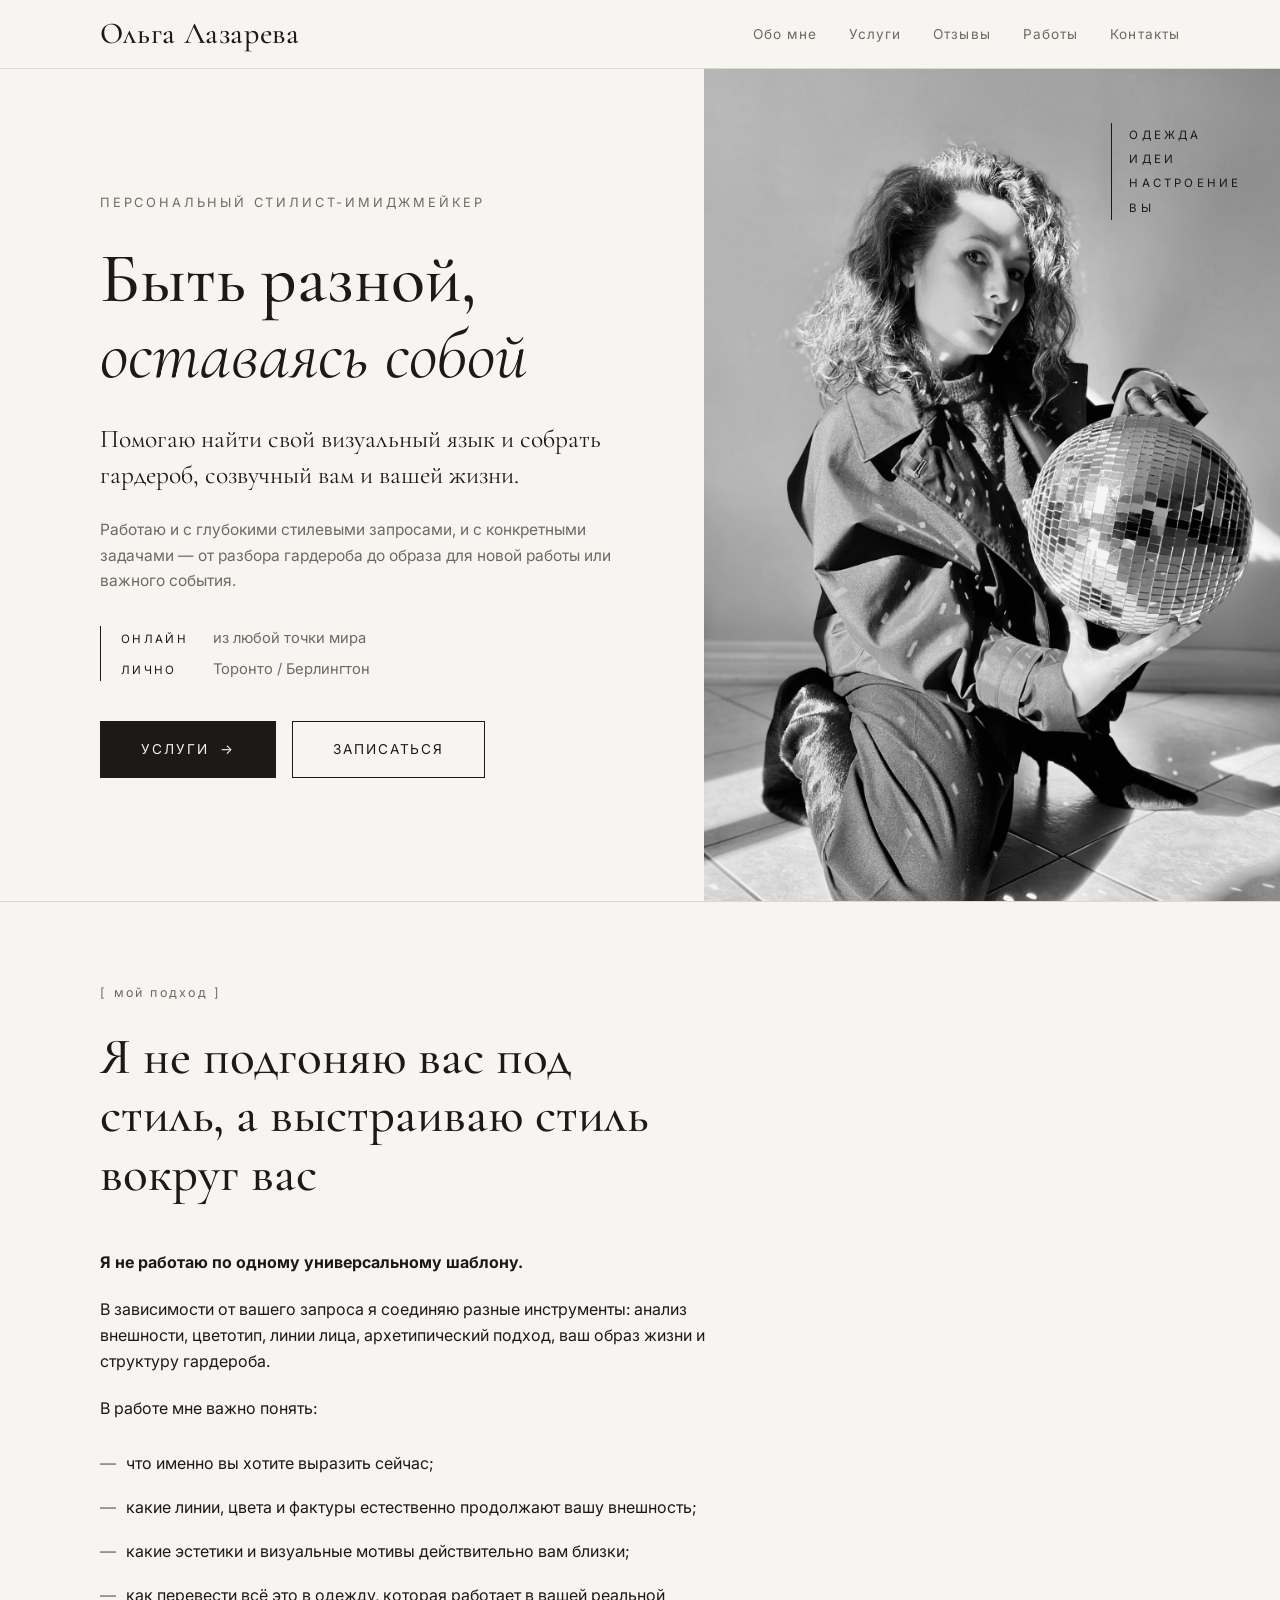
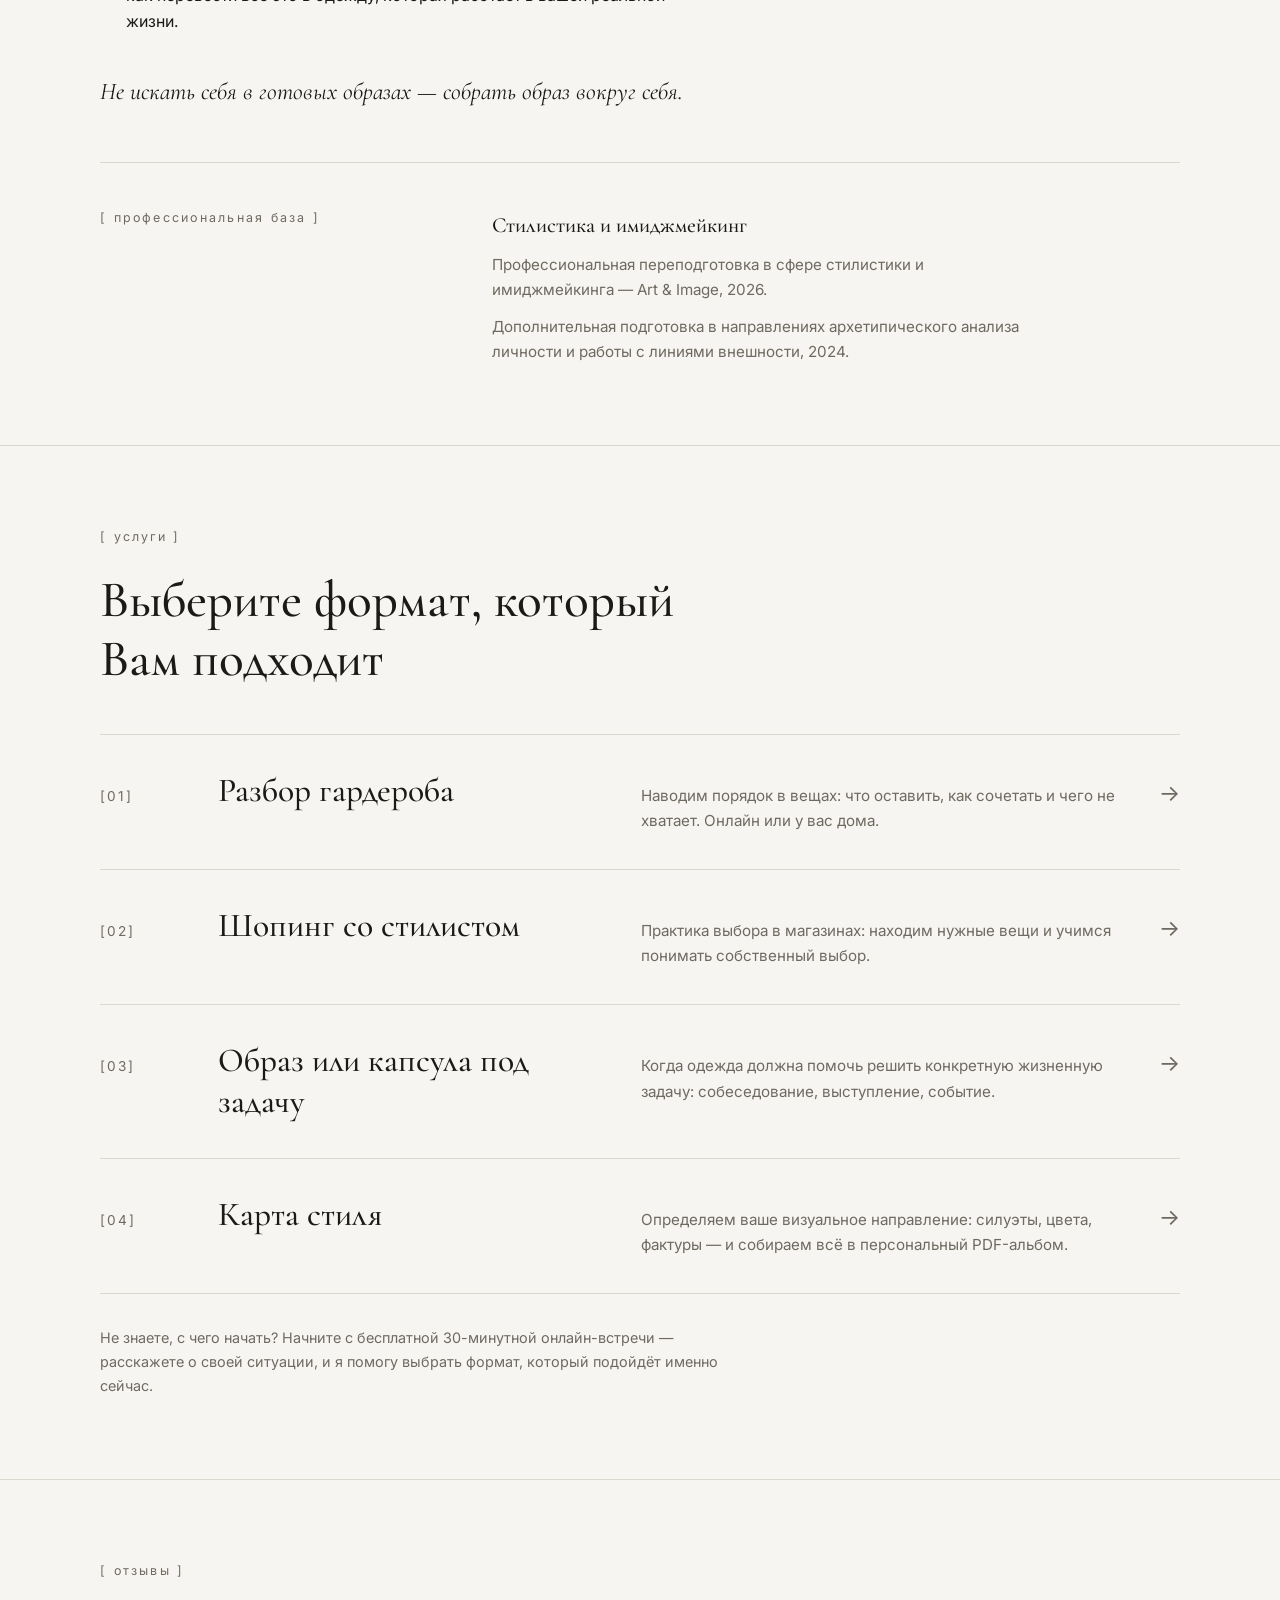
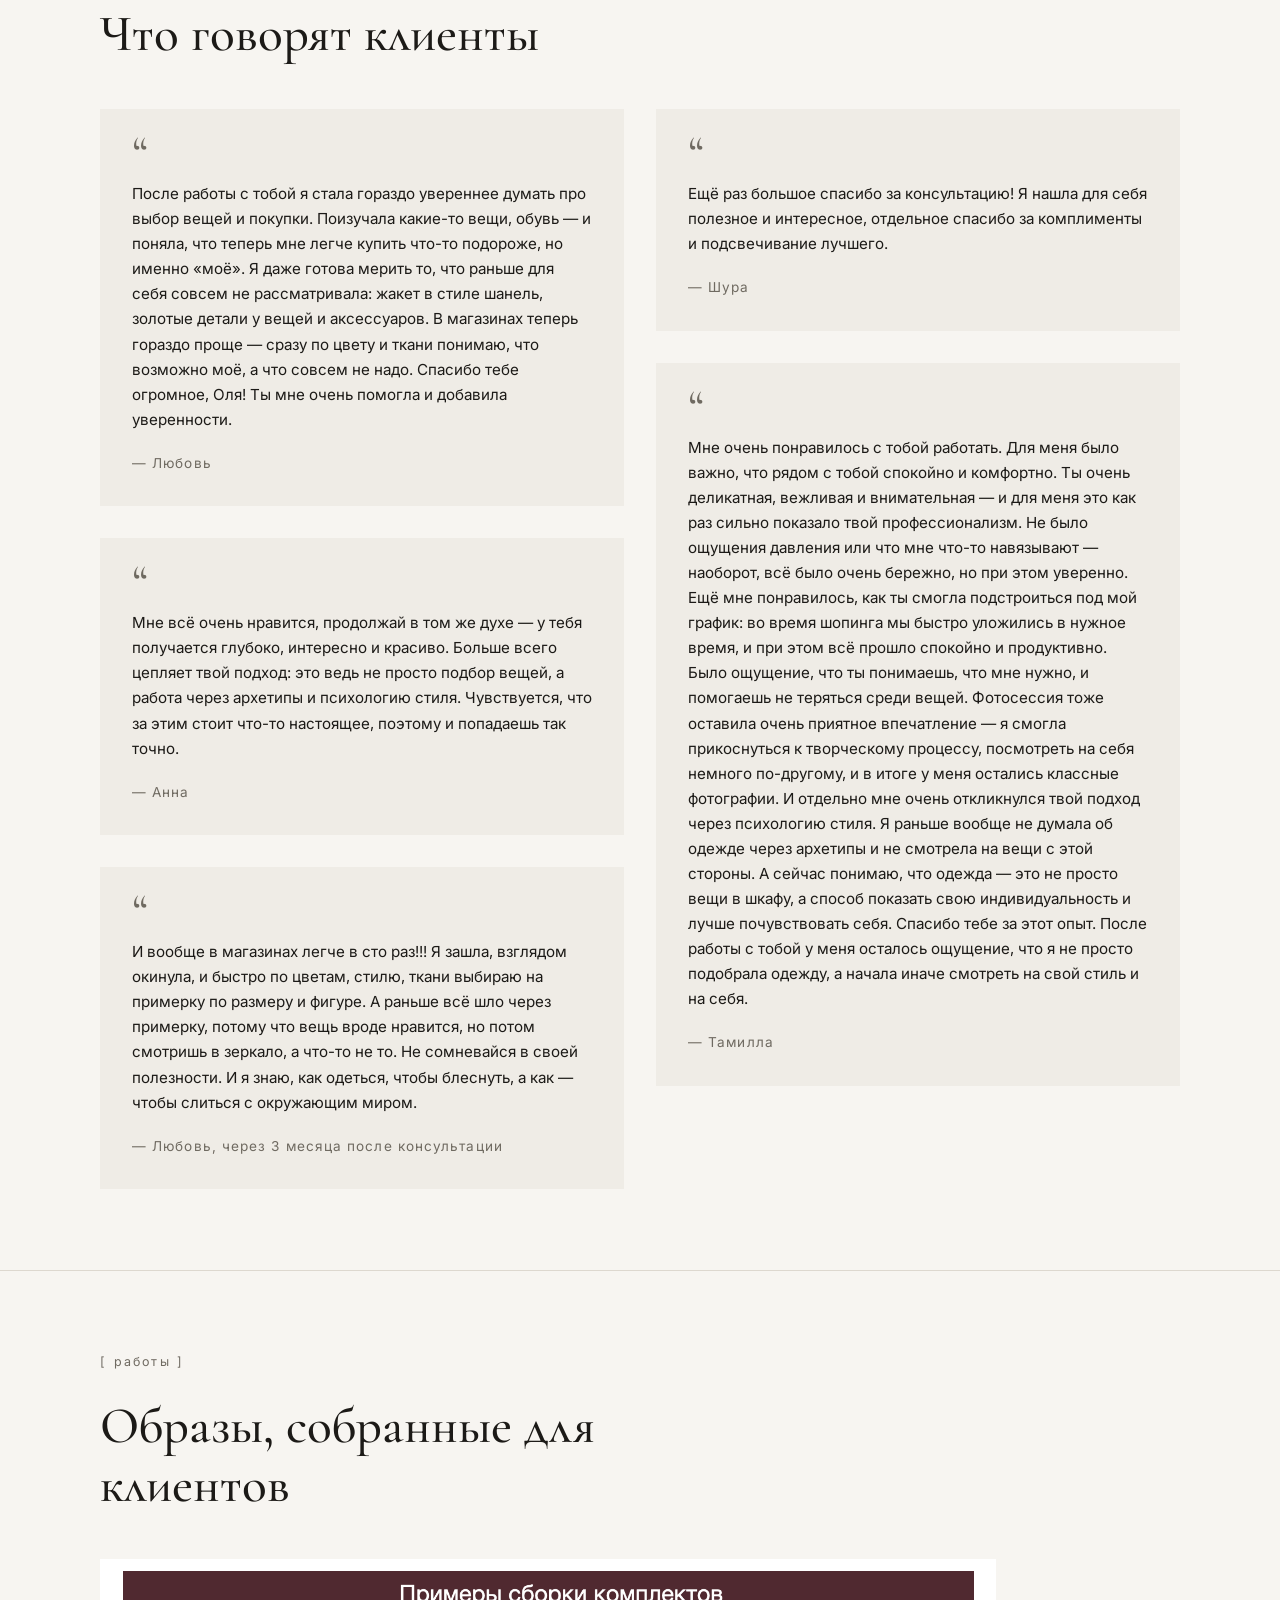
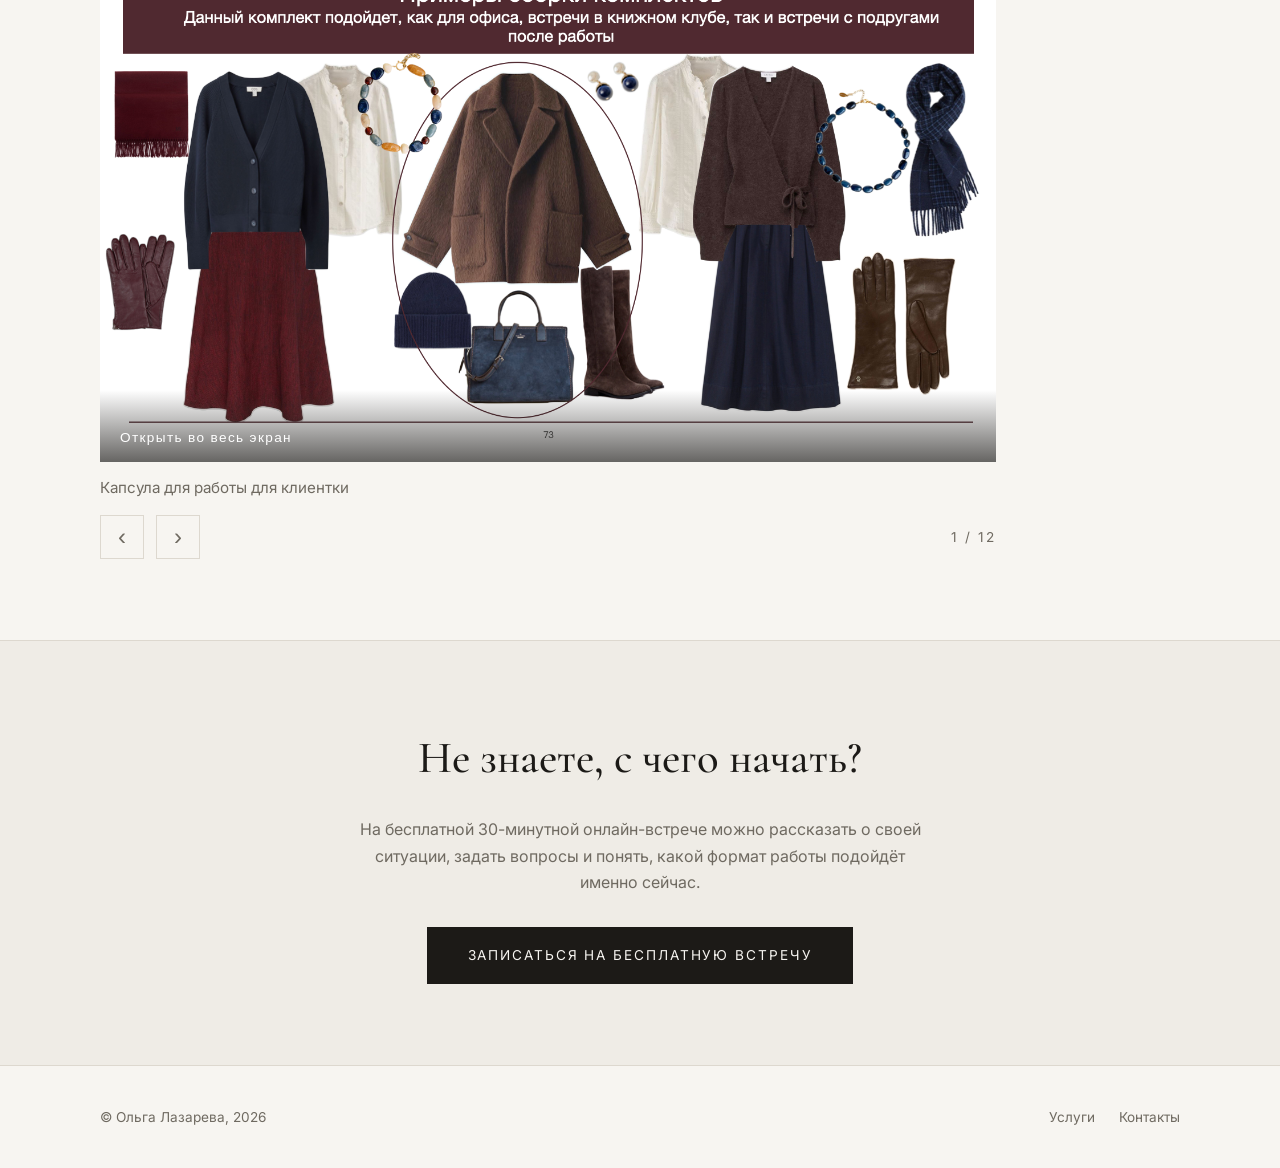
<file: index.html>
<!DOCTYPE html>
<html lang="ru">
<head>
    <meta charset="UTF-8">
    <meta name="viewport" content="width=device-width, initial-scale=1.0">
    <title>Ольга Лазарева — Персональный стилист</title>
    <meta name="description" content="Персональный стилист. Онлайн — из любой точки мира. Лично — в Торонто и Берлингтоне. Стиль как способ узнать себя и проявиться.">
    <meta property="og:title" content="Ольга Лазарева — Персональный стилист">
    <meta property="og:description" content="Персональный стилист. Онлайн — из любой точки мира. Лично — в Торонто и Берлингтоне.">
    <meta name="theme-color" content="#f7f5f1">
    <link rel="preconnect" href="https://fonts.googleapis.com">
    <link rel="preconnect" href="https://fonts.gstatic.com" crossorigin>
    <link href="https://fonts.googleapis.com/css2?family=Cormorant+Garamond:ital,wght@0,400;0,500;0,600;1,400;1,500&family=Inter:wght@300;400;500&display=swap" rel="stylesheet">
    <link rel="stylesheet" href="styles.css">
</head>
<body>
    <header class="site-header">
        <div class="container">
            <a href="index.html" class="brand">Ольга Лазарева</a>
            <button class="hamburger" id="hamburger" aria-label="Меню">
                <span></span>
                <span></span>
                <span></span>
            </button>
            <nav class="site-nav" id="siteNav">
                <a href="#about" class="nav-link">Обо мне</a>
                <a href="#services" class="nav-link">Услуги</a>
                <a href="#reviews" class="nav-link">Отзывы</a>
                <a href="#works" class="nav-link">Работы</a>
                <a href="contacts.html" class="nav-link">Контакты</a>
            </nav>
        </div>
    </header>

    <main>
        <!-- Hero (merged with intro, per mockup) -->
        <section id="hero" class="hero-split">
            <div class="hero-content">
                <p class="hero-kicker">Персональный стилист-имиджмейкер</p>
                <h1 class="hero-title">Быть разной, <em>оставаясь собой</em></h1>
                <p class="hero-lead">Помогаю найти свой визуальный язык и собрать гардероб, созвучный вам и вашей жизни.</p>
                <p class="hero-sub">Работаю и с глубокими стилевыми запросами, и с конкретными задачами — от разбора гардероба до образа для новой работы или важного события.</p>
                <div class="hero-location">
                    <p><span class="hero-location-mode">Онлайн</span>из любой точки мира</p>
                    <p><span class="hero-location-mode">Лично</span>Торонто / Берлингтон</p>
                </div>
                <div class="hero-actions">
                    <a href="#services" class="btn">Услуги&nbsp;&nbsp;→</a>
                    <a href="contacts.html" class="btn btn-ghost">Записаться</a>
                </div>
            </div>
            <div class="hero-media">
                <img src="images/hero.jpg" alt="Ольга Лазарева — персональный стилист" width="1500" height="2000" fetchpriority="high">
                <p class="hero-words" aria-hidden="true">одежда<br>идеи<br>настроение<br>вы</p>
            </div>
        </section>

        <!-- About -->
        <section id="about" class="section">
            <div class="container">
                <span class="label reveal">мой подход</span>
                <div class="about-text reveal">
                    <h2 class="section-title">Я не подгоняю вас под стиль, а выстраиваю стиль вокруг вас</h2>
                    <p><strong>Я не работаю по одному универсальному шаблону.</strong></p>
                    <p>В зависимости от вашего запроса я соединяю разные инструменты: анализ внешности, цветотип, линии лица, архетипический подход, ваш образ жизни и структуру гардероба.</p>
                    <p>В работе мне важно понять:</p>
                    <ul class="about-list">
                        <li>что именно вы хотите выразить сейчас;</li>
                        <li>какие линии, цвета и фактуры естественно продолжают вашу внешность;</li>
                        <li>какие эстетики и визуальные мотивы действительно вам близки;</li>
                        <li>как перевести всё это в одежду, которая работает в вашей реальной жизни.</li>
                    </ul>
                    <p class="about-accent">Не искать себя в готовых образах — собрать образ вокруг себя.</p>
                </div>
                <div class="about-credential reveal">
                    <span class="label">профессиональная база</span>
                    <div class="about-credential-body">
                        <strong>Стилистика и имиджмейкинг</strong>
                        <p>Профессиональная переподготовка в сфере стилистики и имиджмейкинга — Art&nbsp;&amp;&nbsp;Image, 2026.</p>
                        <p>Дополнительная подготовка в направлениях архетипического анализа личности и работы с линиями внешности, 2024.</p>
                    </div>
                </div>
            </div>
        </section>

        <!-- Services -->
        <section id="services" class="section">
            <div class="container">
                <span class="label reveal">услуги</span>
                <h2 class="section-title reveal">Выберите формат, который Вам подходит</h2>
                <div class="services-index">
                    <a href="services/razbor-garderoba.html" class="service-row reveal">
                        <div class="service-row-inner">
                            <span class="service-num">[01]</span>
                            <span class="service-name">Разбор гардероба</span>
                            <span class="service-brief">Наводим порядок в вещах: что оставить, как сочетать и чего не хватает. Онлайн или у вас дома.</span>
                            <span class="service-arrow" aria-hidden="true">→</span>
                        </div>
                    </a>
                    <a href="services/shopping.html" class="service-row reveal">
                        <div class="service-row-inner">
                            <span class="service-num">[02]</span>
                            <span class="service-name">Шопинг со стилистом</span>
                            <span class="service-brief">Практика выбора в магазинах: находим нужные вещи и учимся понимать собственный выбор.</span>
                            <span class="service-arrow" aria-hidden="true">→</span>
                        </div>
                    </a>
                    <a href="services/obraz-pod-zadachu.html" class="service-row reveal">
                        <div class="service-row-inner">
                            <span class="service-num">[03]</span>
                            <span class="service-name">Образ или капсула под задачу</span>
                            <span class="service-brief">Когда одежда должна помочь решить конкретную жизненную задачу: собеседование, выступление, событие.</span>
                            <span class="service-arrow" aria-hidden="true">→</span>
                        </div>
                    </a>
                    <a href="services/karta-stilya.html" class="service-row reveal">
                        <div class="service-row-inner">
                            <span class="service-num">[04]</span>
                            <span class="service-name">Карта стиля</span>
                            <span class="service-brief">Определяем ваше визуальное направление: силуэты, цвета, фактуры — и собираем всё в персональный PDF-альбом.</span>
                            <span class="service-arrow" aria-hidden="true">→</span>
                        </div>
                    </a>
                </div>
                <p class="services-note reveal">Не знаете, с чего начать? Начните с бесплатной 30-минутной онлайн-встречи — расскажете о своей ситуации, и я помогу выбрать формат, который подойдёт именно сейчас.</p>
            </div>
        </section>

        <!-- Reviews -->
        <section id="reviews" class="section">
            <div class="container">
                <span class="label reveal">отзывы</span>
                <h2 class="section-title reveal">Что говорят клиенты</h2>
                <div class="reviews-grid">
                    <div class="review-card reveal">
                        <p class="review-text">После работы с тобой я стала гораздо увереннее думать про выбор вещей и покупки. Поизучала какие-то вещи, обувь — и поняла, что теперь мне легче купить что-то подороже, но именно «моё». Я даже готова мерить то, что раньше для себя совсем не рассматривала: жакет в стиле шанель, золотые детали у вещей и аксессуаров. В магазинах теперь гораздо проще — сразу по цвету и ткани понимаю, что возможно моё, а что совсем не надо. Спасибо тебе огромное, Оля! Ты мне очень помогла и добавила уверенности.</p>
                        <p class="review-author">— Любовь</p>
                    </div>
                    <div class="review-card reveal">
                        <p class="review-text">Мне всё очень нравится, продолжай в том же духе — у тебя получается глубоко, интересно и красиво. Больше всего цепляет твой подход: это ведь не просто подбор вещей, а работа через архетипы и психологию стиля. Чувствуется, что за этим стоит что-то настоящее, поэтому и попадаешь так точно.</p>
                        <p class="review-author">— Анна</p>
                    </div>
                    <div class="review-card reveal">
                        <p class="review-text">И вообще в магазинах легче в сто раз!!! Я зашла, взглядом окинула, и быстро по цветам, стилю, ткани выбираю на примерку по размеру и фигуре. А раньше всё шло через примерку, потому что вещь вроде нравится, но потом смотришь в зеркало, а что-то не то. Не сомневайся в своей полезности. И я знаю, как одеться, чтобы блеснуть, а как — чтобы слиться с окружающим миром.</p>
                        <p class="review-author">— Любовь, через 3 месяца после консультации</p>
                    </div>
                    <div class="review-card reveal">
                        <p class="review-text">Ещё раз большое спасибо за консультацию! Я нашла для себя полезное и интересное, отдельное спасибо за комплименты и подсвечивание лучшего.</p>
                        <p class="review-author">— Шура</p>
                    </div>
                    <div class="review-card reveal">
                        <p class="review-text">Мне очень понравилось с тобой работать. Для меня было важно, что рядом с тобой спокойно и комфортно. Ты очень деликатная, вежливая и внимательная — и для меня это как раз сильно показало твой профессионализм. Не было ощущения давления или что мне что-то навязывают — наоборот, всё было очень бережно, но при этом уверенно. Ещё мне понравилось, как ты смогла подстроиться под мой график: во время шопинга мы быстро уложились в нужное время, и при этом всё прошло спокойно и продуктивно. Было ощущение, что ты понимаешь, что мне нужно, и помогаешь не теряться среди вещей. Фотосессия тоже оставила очень приятное впечатление — я смогла прикоснуться к творческому процессу, посмотреть на себя немного по-другому, и в итоге у меня остались классные фотографии. И отдельно мне очень откликнулся твой подход через психологию стиля. Я раньше вообще не думала об одежде через архетипы и не смотрела на вещи с этой стороны. А сейчас понимаю, что одежда — это не просто вещи в шкафу, а способ показать свою индивидуальность и лучше почувствовать себя. Спасибо тебе за этот опыт. После работы с тобой у меня осталось ощущение, что я не просто подобрала одежду, а начала иначе смотреть на свой стиль и на себя.</p>
                        <p class="review-author">— Тамилла</p>
                    </div>
                </div>
            </div>
        </section>
        <!-- Works -->
        <section id="works" class="section">
            <div class="container">
                <span class="label reveal">работы</span>
                <h2 class="section-title reveal">Образы, собранные для клиентов</h2>
                <div class="gallery-grid reveal" id="galleryGrid"></div>
            </div>
        </section>

        <!-- CTA -->
        <section class="cta-band">
            <div class="container">
                <h2>Не знаете, с чего начать?</h2>
                <p>На бесплатной 30-минутной онлайн-встрече можно рассказать о своей ситуации, задать вопросы и понять, какой формат работы подойдёт именно сейчас.</p>
                <a href="contacts.html" class="btn">Записаться на бесплатную встречу</a>
            </div>
        </section>
    </main>

    <!-- Lightbox -->
    <div class="lightbox" id="lightbox" role="dialog" aria-modal="true" aria-label="Просмотр изображения" hidden>
        <button class="lightbox-close" id="lightboxClose" aria-label="Закрыть">&times;</button>
        <button class="lightbox-arrow lightbox-prev" id="lightboxPrev" aria-label="Предыдущее">&#8249;</button>
        <div class="lightbox-stage" id="lightboxStage">
            <img class="lightbox-image" id="lightboxImage" src="" alt="">
        </div>
        <button class="lightbox-arrow lightbox-next" id="lightboxNext" aria-label="Следующее">&#8250;</button>
        <p class="lightbox-caption" id="lightboxCaption" hidden></p>
        <p class="lightbox-counter" id="lightboxCounter"></p>
    </div>

    <footer class="site-footer">
        <div class="container">
            <p class="footer-copy">© Ольга Лазарева, 2026</p>
            <nav class="footer-nav">
                <a href="#services">Услуги</a>
                <a href="contacts.html">Контакты</a>
            </nav>
        </div>
    </footer>

    <button class="back-to-top" id="backToTop" aria-label="Вернуться наверх">↑</button>

    <script src="script.js"></script>
</body>
</html>
</file>
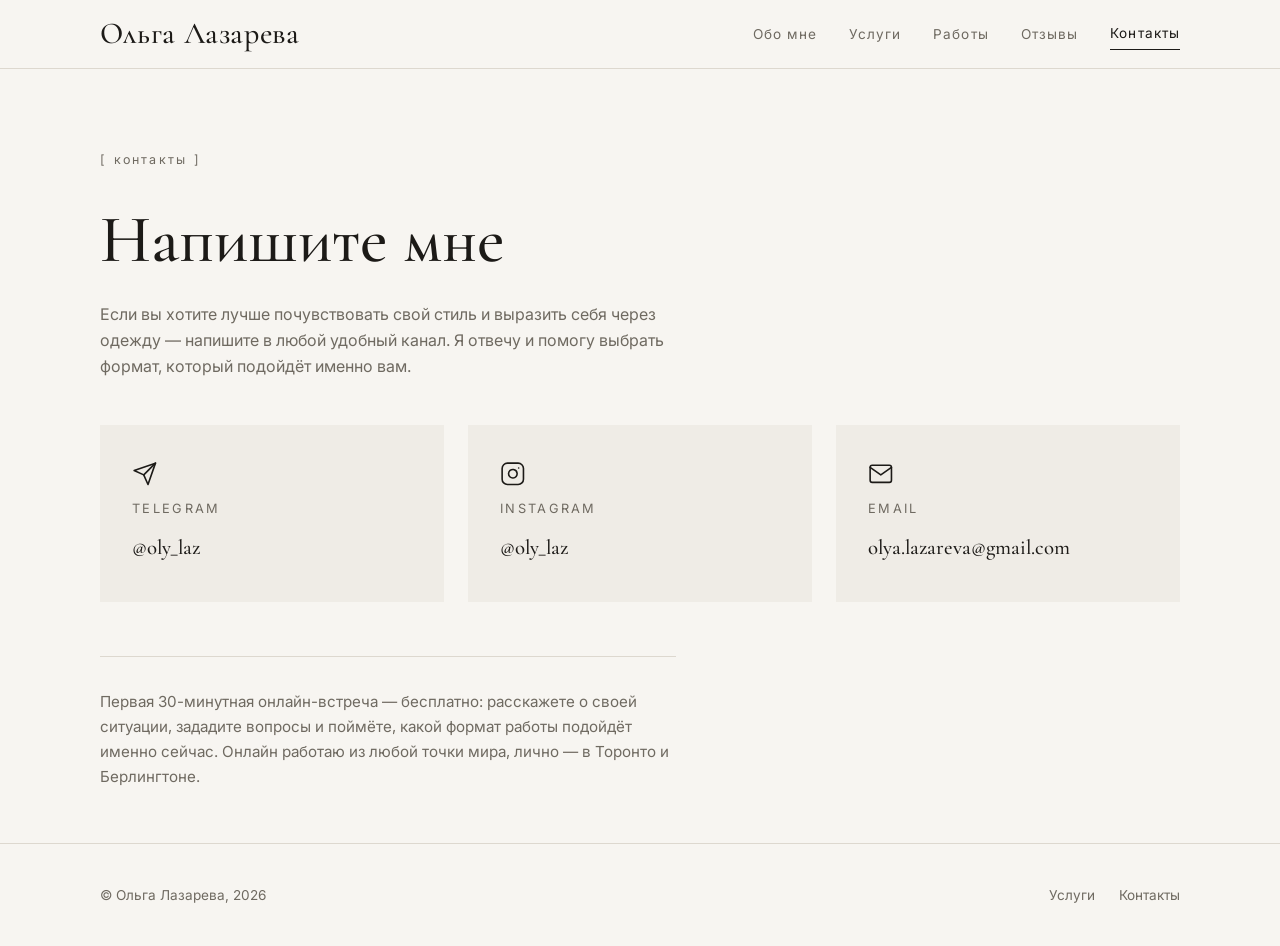
<file: contacts.html>
<!DOCTYPE html>
<html lang="ru">
<head>
    <meta charset="UTF-8">
    <meta name="viewport" content="width=device-width, initial-scale=1.0">
    <title>Контакты — Ольга Лазарева</title>
    <meta name="description" content="Связаться с персональным стилистом Ольгой Лазаревой: Telegram, Instagram, email.">
    <meta name="theme-color" content="#f7f5f1">
    <link rel="preconnect" href="https://fonts.googleapis.com">
    <link rel="preconnect" href="https://fonts.gstatic.com" crossorigin>
    <link href="https://fonts.googleapis.com/css2?family=Cormorant+Garamond:ital,wght@0,400;0,500;0,600;1,400;1,500&family=Inter:wght@300;400;500&display=swap" rel="stylesheet">
    <link rel="stylesheet" href="styles.css">
</head>
<body>
    <header class="site-header">
        <div class="container">
            <a href="index.html" class="brand">Ольга Лазарева</a>
            <button class="hamburger" id="hamburger" aria-label="Меню">
                <span></span>
                <span></span>
                <span></span>
            </button>
            <nav class="site-nav" id="siteNav">
                <a href="index.html#about" class="nav-link">Обо мне</a>
                <a href="index.html#services" class="nav-link">Услуги</a>
                <a href="index.html#works" class="nav-link">Работы</a>
                <a href="index.html#reviews" class="nav-link">Отзывы</a>
                <a href="contacts.html" class="nav-link active">Контакты</a>
            </nav>
        </div>
    </header>

    <main>
        <section class="page-hero">
            <div class="container">
                <span class="label">контакты</span>
                <h1 class="page-title">Напишите мне</h1>
                <p class="page-lead">Если вы хотите лучше почувствовать свой стиль и выразить себя через одежду — напишите в любой удобный канал. Я отвечу и помогу выбрать формат, который подойдёт именно вам.</p>

                <div class="contact-cards">
                    <a href="https://t.me/oly_laz" class="contact-card" target="_blank" rel="noopener noreferrer">
                        <svg class="contact-icon" viewBox="0 0 24 24" fill="none" stroke="currentColor" stroke-width="2" stroke-linecap="round" stroke-linejoin="round" aria-hidden="true"><path d="M22 2L11 13"/><path d="M22 2l-7 20-4-9-9-4 20-7z"/></svg>
                        <span class="contact-card-name">Telegram</span>
                        <span class="contact-card-handle">@oly_laz</span>
                    </a>
                    <a href="https://instagram.com/oly_laz" class="contact-card" target="_blank" rel="noopener noreferrer">
                        <svg class="contact-icon" viewBox="0 0 24 24" fill="none" stroke="currentColor" stroke-width="2" stroke-linecap="round" stroke-linejoin="round" aria-hidden="true"><rect x="2" y="2" width="20" height="20" rx="5" ry="5"/><path d="M16 11.37A4 4 0 1 1 12.63 8 4 4 0 0 1 16 11.37z"/><line x1="17.5" y1="6.5" x2="17.51" y2="6.5"/></svg>
                        <span class="contact-card-name">Instagram</span>
                        <span class="contact-card-handle">@oly_laz</span>
                    </a>
                    <a href="mailto:olya.lazareva@gmail.com" class="contact-card">
                        <svg class="contact-icon" viewBox="0 0 24 24" fill="none" stroke="currentColor" stroke-width="2" stroke-linecap="round" stroke-linejoin="round" aria-hidden="true"><rect x="2" y="4" width="20" height="16" rx="2"/><path d="M2 6l10 7 10-7"/></svg>
                        <span class="contact-card-name">Email</span>
                        <span class="contact-card-handle">olya.lazareva@gmail.com</span>
                    </a>
                </div>

                <p class="contact-note">Первая 30-минутная онлайн-встреча — бесплатно: расскажете о своей ситуации, зададите вопросы и поймёте, какой формат работы подойдёт именно сейчас. Онлайн работаю из любой точки мира, лично — в Торонто и Берлингтоне.</p>
            </div>
        </section>
    </main>

    <footer class="site-footer">
        <div class="container">
            <p class="footer-copy">© Ольга Лазарева, 2026</p>
            <nav class="footer-nav">
                <a href="index.html#services">Услуги</a>
                <a href="contacts.html">Контакты</a>
            </nav>
        </div>
    </footer>

    <button class="back-to-top" id="backToTop" aria-label="Вернуться наверх">↑</button>

    <script src="script.js"></script>
</body>
</html>
</file>
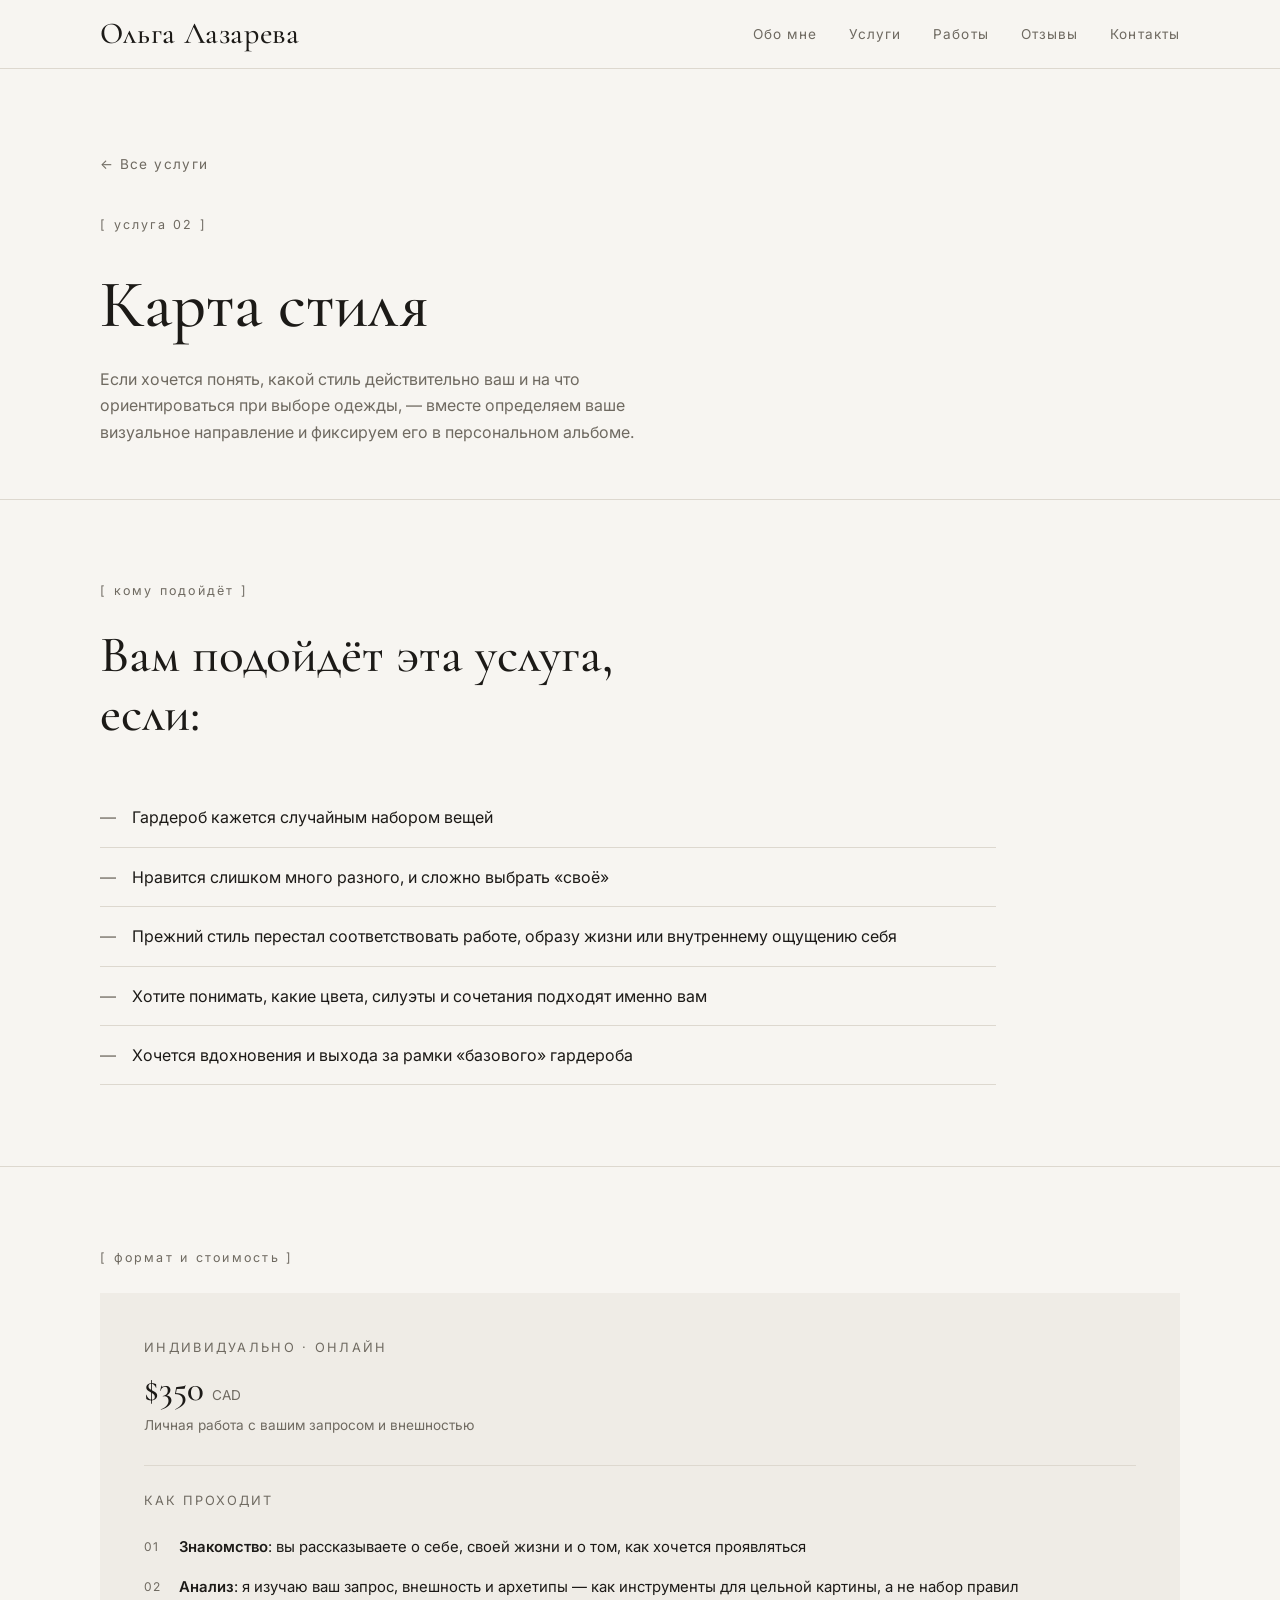
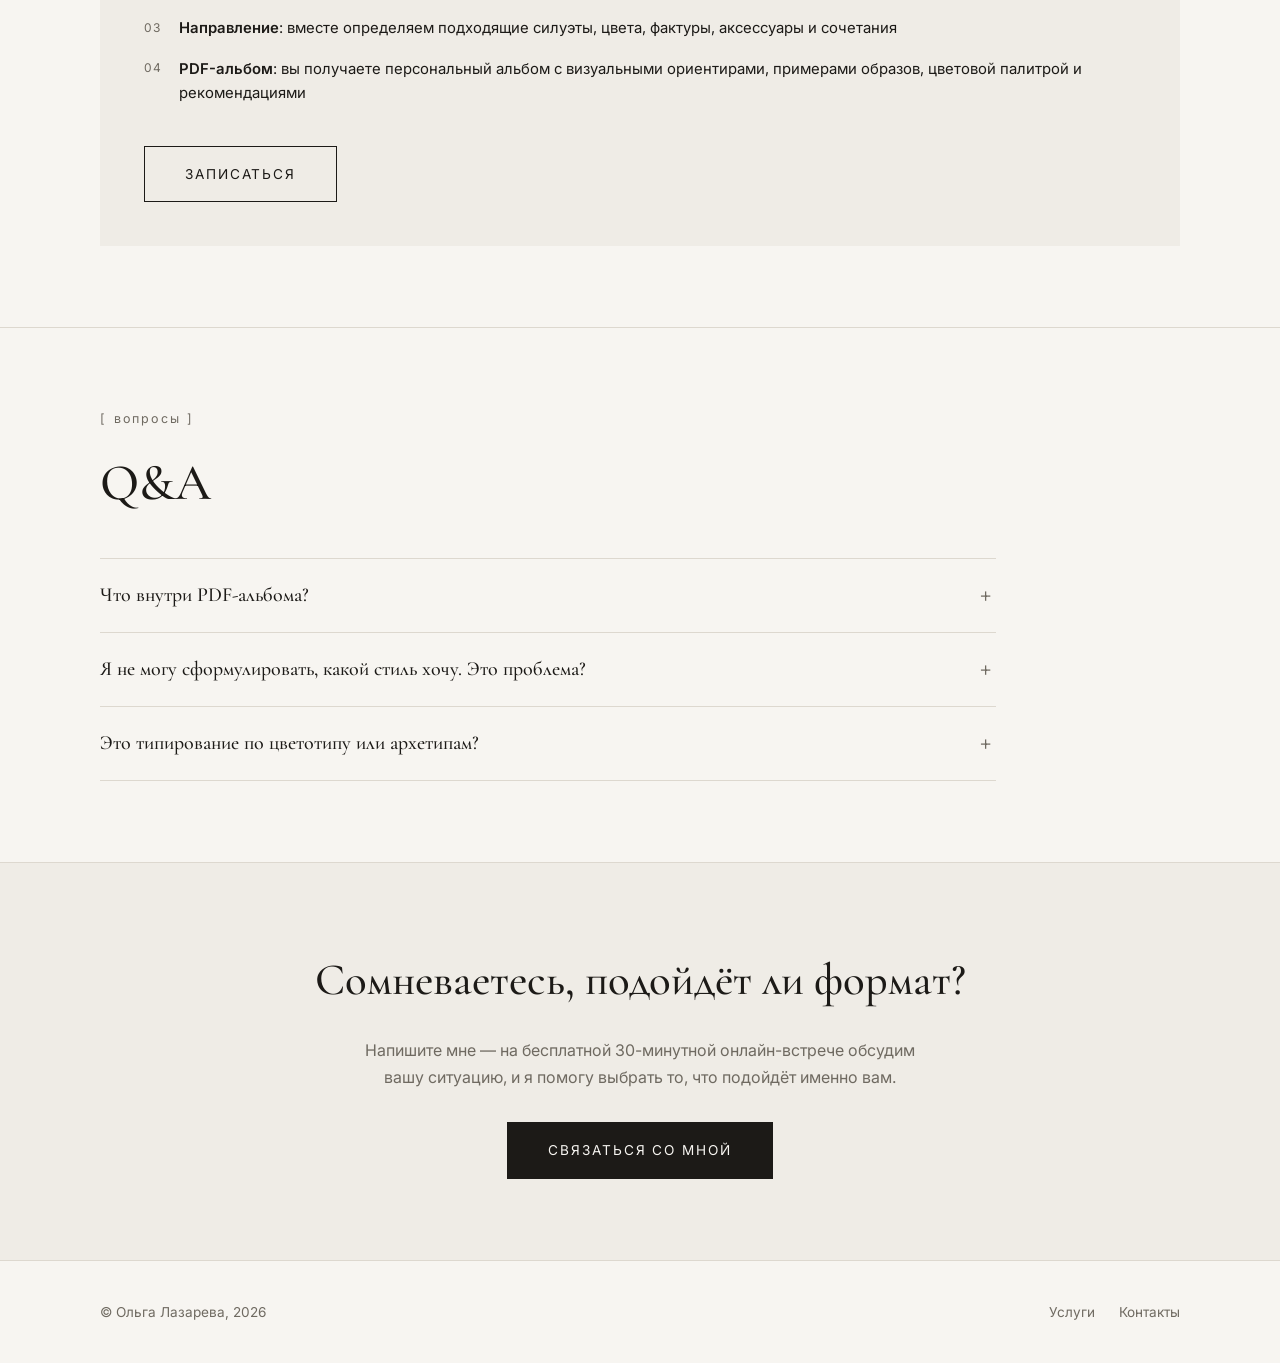
<file: services/karta-stilya.html>
<!DOCTYPE html>
<html lang="ru">
<head>
    <meta charset="UTF-8">
    <meta name="viewport" content="width=device-width, initial-scale=1.0">
    <title>Карта стиля — Ольга Лазарева</title>
    <meta name="description" content="Карта стиля: определяем ваше визуальное направление — силуэты, цвета, фактуры — и собираем персональный PDF-альбом.">
    <meta name="theme-color" content="#f7f5f1">
    <link rel="preconnect" href="https://fonts.googleapis.com">
    <link rel="preconnect" href="https://fonts.gstatic.com" crossorigin>
    <link href="https://fonts.googleapis.com/css2?family=Cormorant+Garamond:ital,wght@0,400;0,500;0,600;1,400;1,500&family=Inter:wght@300;400;500&display=swap" rel="stylesheet">
    <link rel="stylesheet" href="../styles.css">
</head>
<body>
    <header class="site-header">
        <div class="container">
            <a href="../index.html" class="brand">Ольга Лазарева</a>
            <button class="hamburger" id="hamburger" aria-label="Меню">
                <span></span>
                <span></span>
                <span></span>
            </button>
            <nav class="site-nav" id="siteNav">
                <a href="../index.html#about" class="nav-link">Обо мне</a>
                <a href="../index.html#services" class="nav-link">Услуги</a>
                <a href="../index.html#works" class="nav-link">Работы</a>
                <a href="../index.html#reviews" class="nav-link">Отзывы</a>
                <a href="../contacts.html" class="nav-link">Контакты</a>
            </nav>
        </div>
    </header>

    <main>
        <section class="page-hero">
            <div class="container">
                <a href="../index.html#services" class="back-link">← Все услуги</a>
                <span class="label">услуга 02</span>
                <h1 class="page-title">Карта стиля</h1>
                <p class="page-lead">Если хочется понять, какой стиль действительно ваш и на что ориентироваться при выборе одежды, — вместе определяем ваше визуальное направление и фиксируем его в персональном альбоме.</p>
            </div>
        </section>

        <section class="section">
            <div class="container">
                <span class="label reveal">кому подойдёт</span>
                <h2 class="section-title reveal">Вам подойдёт эта услуга, если:</h2>
                <ul class="fit-list">
                    <li class="reveal">Гардероб кажется случайным набором вещей</li>
                    <li class="reveal">Нравится слишком много разного, и сложно выбрать «своё»</li>
                    <li class="reveal">Прежний стиль перестал соответствовать работе, образу жизни или внутреннему ощущению себя</li>
                    <li class="reveal">Хотите понимать, какие цвета, силуэты и сочетания подходят именно вам</li>
                    <li class="reveal">Хочется вдохновения и выхода за рамки «базового» гардероба</li>
                </ul>
            </div>
        </section>

        <section class="section">
            <div class="container">
                <span class="label reveal">формат и стоимость</span>
                <div class="formats">
                    <div class="format-card reveal">
                        <p class="format-name">Индивидуально · онлайн</p>
                        <p class="format-price">$350 <small>CAD</small></p>
                        <p class="format-meta">Личная работа с вашим запросом и внешностью</p>
                        <p class="format-steps-title">Как проходит</p>
                        <ol class="format-steps">
                            <li><strong>Знакомство</strong>: вы рассказываете о себе, своей жизни и о том, как хочется проявляться</li>
                            <li><strong>Анализ</strong>: я изучаю ваш запрос, внешность и архетипы — как инструменты для цельной картины, а не набор правил</li>
                            <li><strong>Направление</strong>: вместе определяем подходящие силуэты, цвета, фактуры, аксессуары и сочетания</li>
                            <li><strong>PDF-альбом</strong>: вы получаете персональный альбом с визуальными ориентирами, примерами образов, цветовой палитрой и рекомендациями</li>
                        </ol>
                        <a href="../contacts.html" class="btn btn-ghost">Записаться</a>
                    </div>
                </div>
            </div>
        </section>

        <section class="section">
            <div class="container">
                <span class="label reveal">вопросы</span>
                <h2 class="section-title reveal">Q&amp;A</h2>
                <div class="qa-list">
                    <details class="reveal">
                        <summary>Что внутри PDF-альбома?</summary>
                        <p>Визуальные ориентиры вашего направления: примеры образов, цветовая палитра, силуэты и сочетания, рекомендации. К альбому удобно возвращаться перед покупками и при составлении комплектов.</p>
                    </details>
                    <details class="reveal">
                        <summary>Я не могу сформулировать, какой стиль хочу. Это проблема?</summary>
                        <p>Совсем нет — так приходит большинство клиентов. Мои вопросы помогут раскрыть ваш запрос, а работать мы будем от ваших ощущений, а не от готовых ярлыков.</p>
                    </details>
                    <details class="reveal">
                        <summary>Это типирование по цветотипу или архетипам?</summary>
                        <p>Нет. Анализ внешности и архетипов я использую как вспомогательные инструменты, которые помогают собрать цельную картину, — финальное направление всегда строится вокруг вас, а не вокруг типа.</p>
                    </details>
                </div>
            </div>
        </section>

        <section class="cta-band">
            <div class="container">
                <h2>Сомневаетесь, подойдёт ли формат?</h2>
                <p>Напишите мне — на бесплатной 30-минутной онлайн-встрече обсудим вашу ситуацию, и я помогу выбрать то, что подойдёт именно вам.</p>
                <a href="../contacts.html" class="btn">Связаться со мной</a>
            </div>
        </section>
    </main>

    <footer class="site-footer">
        <div class="container">
            <p class="footer-copy">© Ольга Лазарева, 2026</p>
            <nav class="footer-nav">
                <a href="../index.html#services">Услуги</a>
                <a href="../contacts.html">Контакты</a>
            </nav>
        </div>
    </footer>

    <button class="back-to-top" id="backToTop" aria-label="Вернуться наверх">↑</button>

    <script src="../script.js"></script>
</body>
</html>
</file>
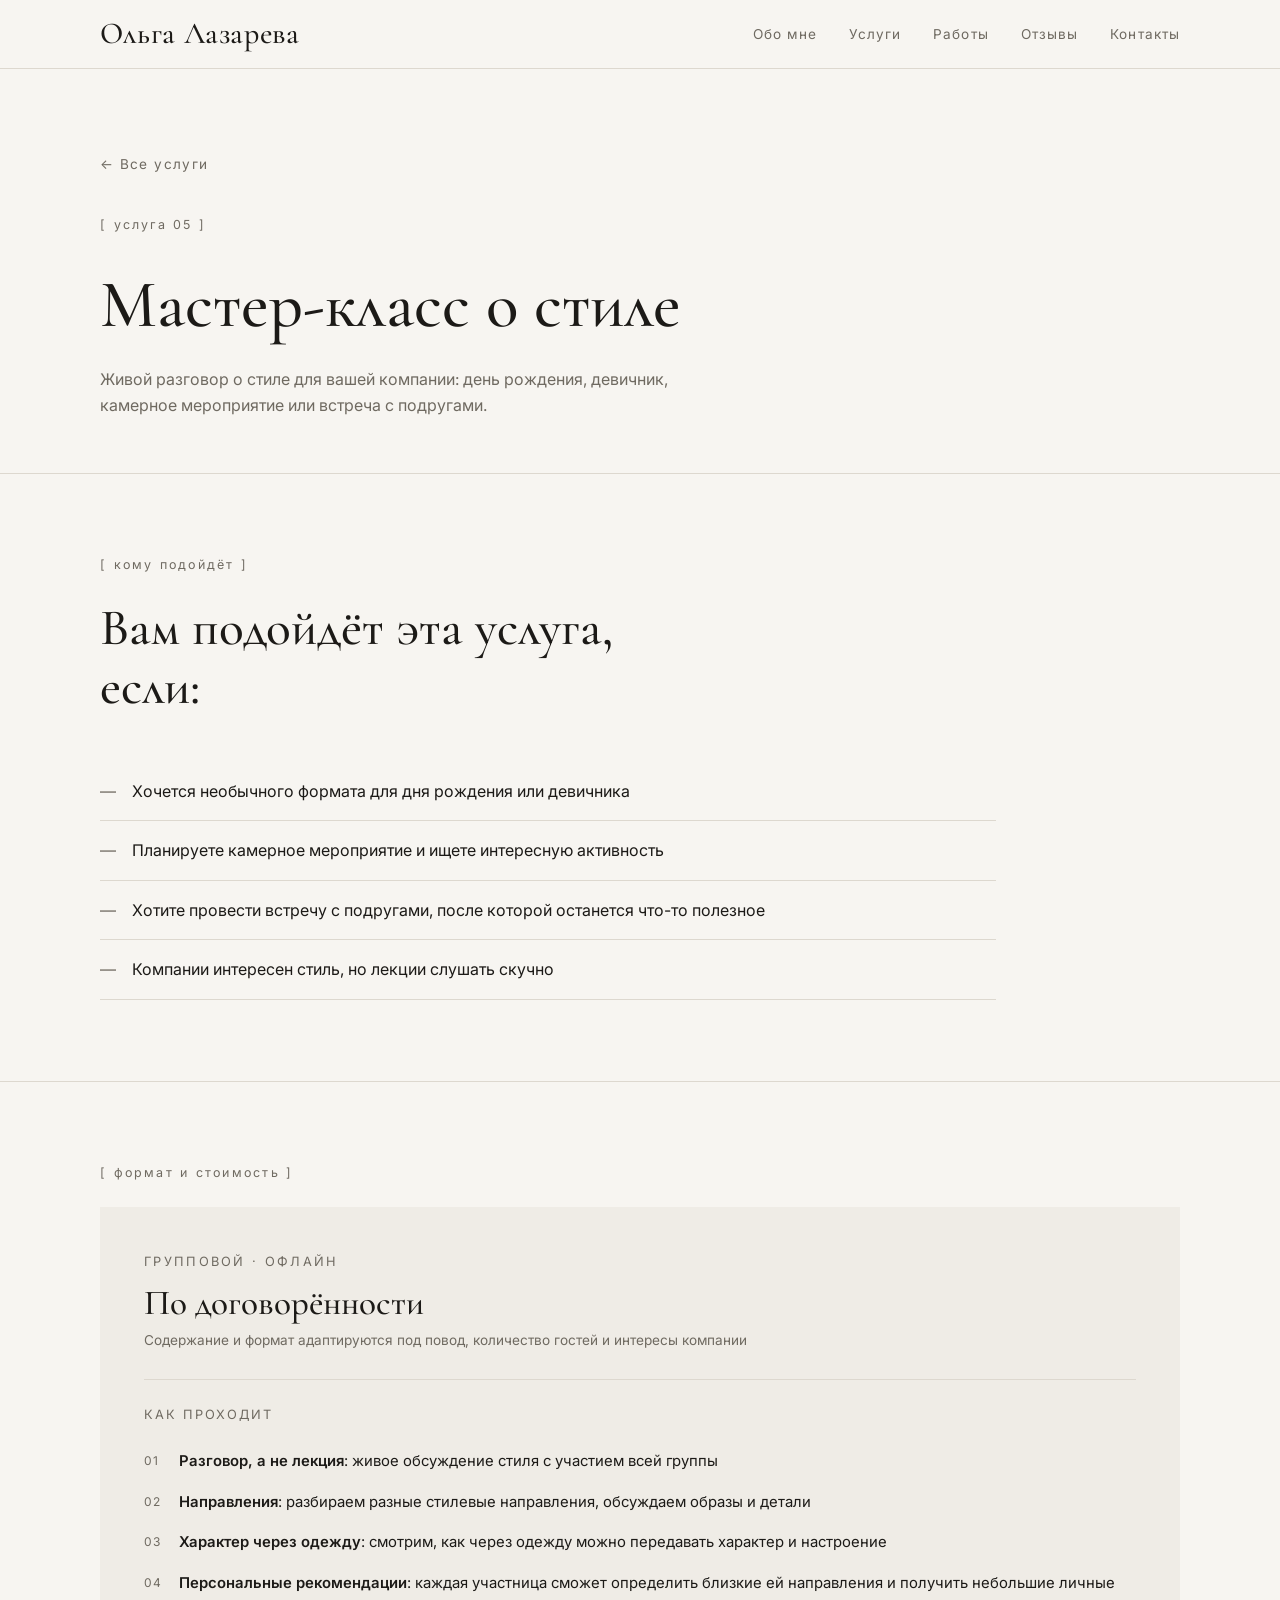
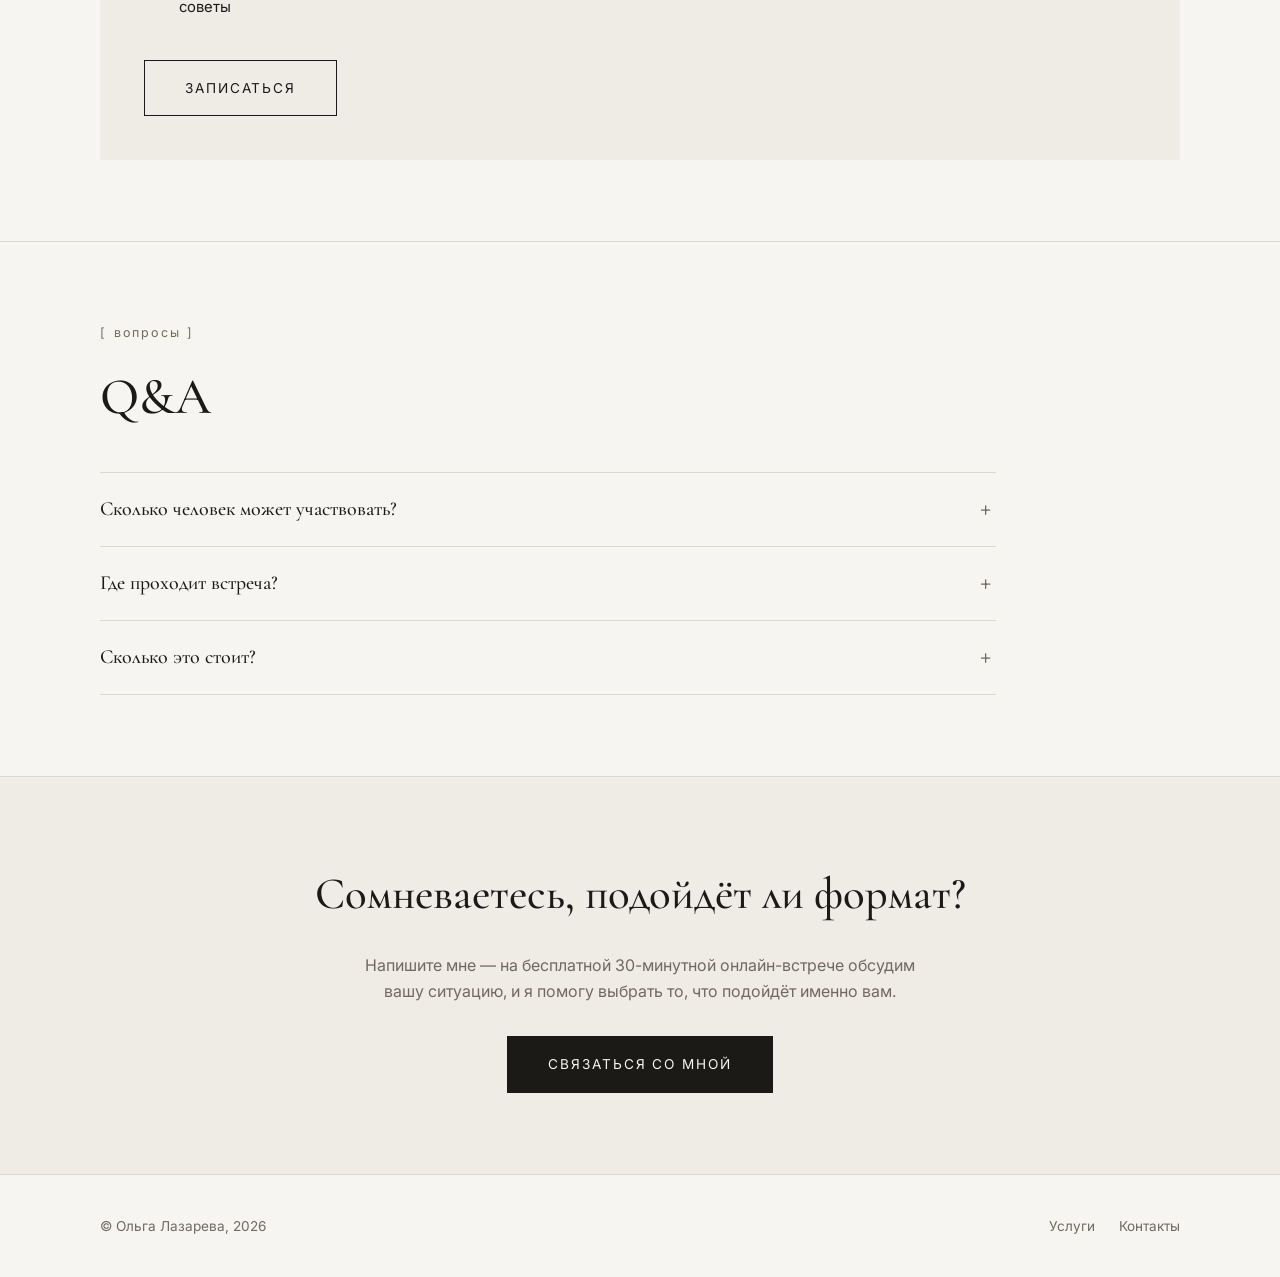
<file: services/master-klass.html>
<!DOCTYPE html>
<html lang="ru">
<head>
    <meta charset="UTF-8">
    <meta name="viewport" content="width=device-width, initial-scale=1.0">
    <title>Мастер-класс о стиле — Ольга Лазарева</title>
    <meta name="description" content="Интерактивный мастер-класс о стиле для дня рождения, девичника или камерного мероприятия.">
    <meta name="theme-color" content="#f7f5f1">
    <link rel="preconnect" href="https://fonts.googleapis.com">
    <link rel="preconnect" href="https://fonts.gstatic.com" crossorigin>
    <link href="https://fonts.googleapis.com/css2?family=Cormorant+Garamond:ital,wght@0,400;0,500;0,600;1,400;1,500&family=Inter:wght@300;400;500&display=swap" rel="stylesheet">
    <link rel="stylesheet" href="../styles.css">
</head>
<body>
    <header class="site-header">
        <div class="container">
            <a href="../index.html" class="brand">Ольга Лазарева</a>
            <button class="hamburger" id="hamburger" aria-label="Меню">
                <span></span>
                <span></span>
                <span></span>
            </button>
            <nav class="site-nav" id="siteNav">
                <a href="../index.html#about" class="nav-link">Обо мне</a>
                <a href="../index.html#services" class="nav-link">Услуги</a>
                <a href="../index.html#works" class="nav-link">Работы</a>
                <a href="../index.html#reviews" class="nav-link">Отзывы</a>
                <a href="../contacts.html" class="nav-link">Контакты</a>
            </nav>
        </div>
    </header>

    <main>
        <section class="page-hero">
            <div class="container">
                <a href="../index.html#services" class="back-link">← Все услуги</a>
                <span class="label">услуга 05</span>
                <h1 class="page-title">Мастер-класс о стиле</h1>
                <p class="page-lead">Живой разговор о стиле для вашей компании: день рождения, девичник, камерное мероприятие или встреча с подругами.</p>
            </div>
        </section>

        <section class="section">
            <div class="container">
                <span class="label reveal">кому подойдёт</span>
                <h2 class="section-title reveal">Вам подойдёт эта услуга, если:</h2>
                <ul class="fit-list">
                    <li class="reveal">Хочется необычного формата для дня рождения или девичника</li>
                    <li class="reveal">Планируете камерное мероприятие и ищете интересную активность</li>
                    <li class="reveal">Хотите провести встречу с подругами, после которой останется что-то полезное</li>
                    <li class="reveal">Компании интересен стиль, но лекции слушать скучно</li>
                </ul>
            </div>
        </section>

        <section class="section">
            <div class="container">
                <span class="label reveal">формат и стоимость</span>
                <div class="formats">
                    <div class="format-card reveal">
                        <p class="format-name">Групповой · офлайн</p>
                        <p class="format-price">По договорённости</p>
                        <p class="format-meta">Содержание и формат адаптируются под повод, количество гостей и интересы компании</p>
                        <p class="format-steps-title">Как проходит</p>
                        <ol class="format-steps">
                            <li><strong>Разговор, а не лекция</strong>: живое обсуждение стиля с участием всей группы</li>
                            <li><strong>Направления</strong>: разбираем разные стилевые направления, обсуждаем образы и детали</li>
                            <li><strong>Характер через одежду</strong>: смотрим, как через одежду можно передавать характер и настроение</li>
                            <li><strong>Персональные рекомендации</strong>: каждая участница сможет определить близкие ей направления и получить небольшие личные советы</li>
                        </ol>
                        <a href="../contacts.html" class="btn btn-ghost">Записаться</a>
                    </div>
                </div>
            </div>
        </section>

        <section class="section">
            <div class="container">
                <span class="label reveal">вопросы</span>
                <h2 class="section-title reveal">Q&amp;A</h2>
                <div class="qa-list">
                    <details class="reveal">
                        <summary>Сколько человек может участвовать?</summary>
                        <p>Формат гибкий — от небольшой компании подруг до камерного мероприятия. Обсудим при планировании.</p>
                    </details>
                    <details class="reveal">
                        <summary>Где проходит встреча?</summary>
                        <p>Там, где вам удобно: дома, на площадке мероприятия или в другом подходящем месте в Торонто и Берлингтоне.</p>
                    </details>
                    <details class="reveal">
                        <summary>Сколько это стоит?</summary>
                        <p>Стоимость зависит от формата, продолжительности и количества гостей — напишите мне, и я подготовлю предложение под ваш повод.</p>
                    </details>
                </div>
            </div>
        </section>

        <section class="cta-band">
            <div class="container">
                <h2>Сомневаетесь, подойдёт ли формат?</h2>
                <p>Напишите мне — на бесплатной 30-минутной онлайн-встрече обсудим вашу ситуацию, и я помогу выбрать то, что подойдёт именно вам.</p>
                <a href="../contacts.html" class="btn">Связаться со мной</a>
            </div>
        </section>
    </main>

    <footer class="site-footer">
        <div class="container">
            <p class="footer-copy">© Ольга Лазарева, 2026</p>
            <nav class="footer-nav">
                <a href="../index.html#services">Услуги</a>
                <a href="../contacts.html">Контакты</a>
            </nav>
        </div>
    </footer>

    <button class="back-to-top" id="backToTop" aria-label="Вернуться наверх">↑</button>

    <script src="../script.js"></script>
</body>
</html>
</file>
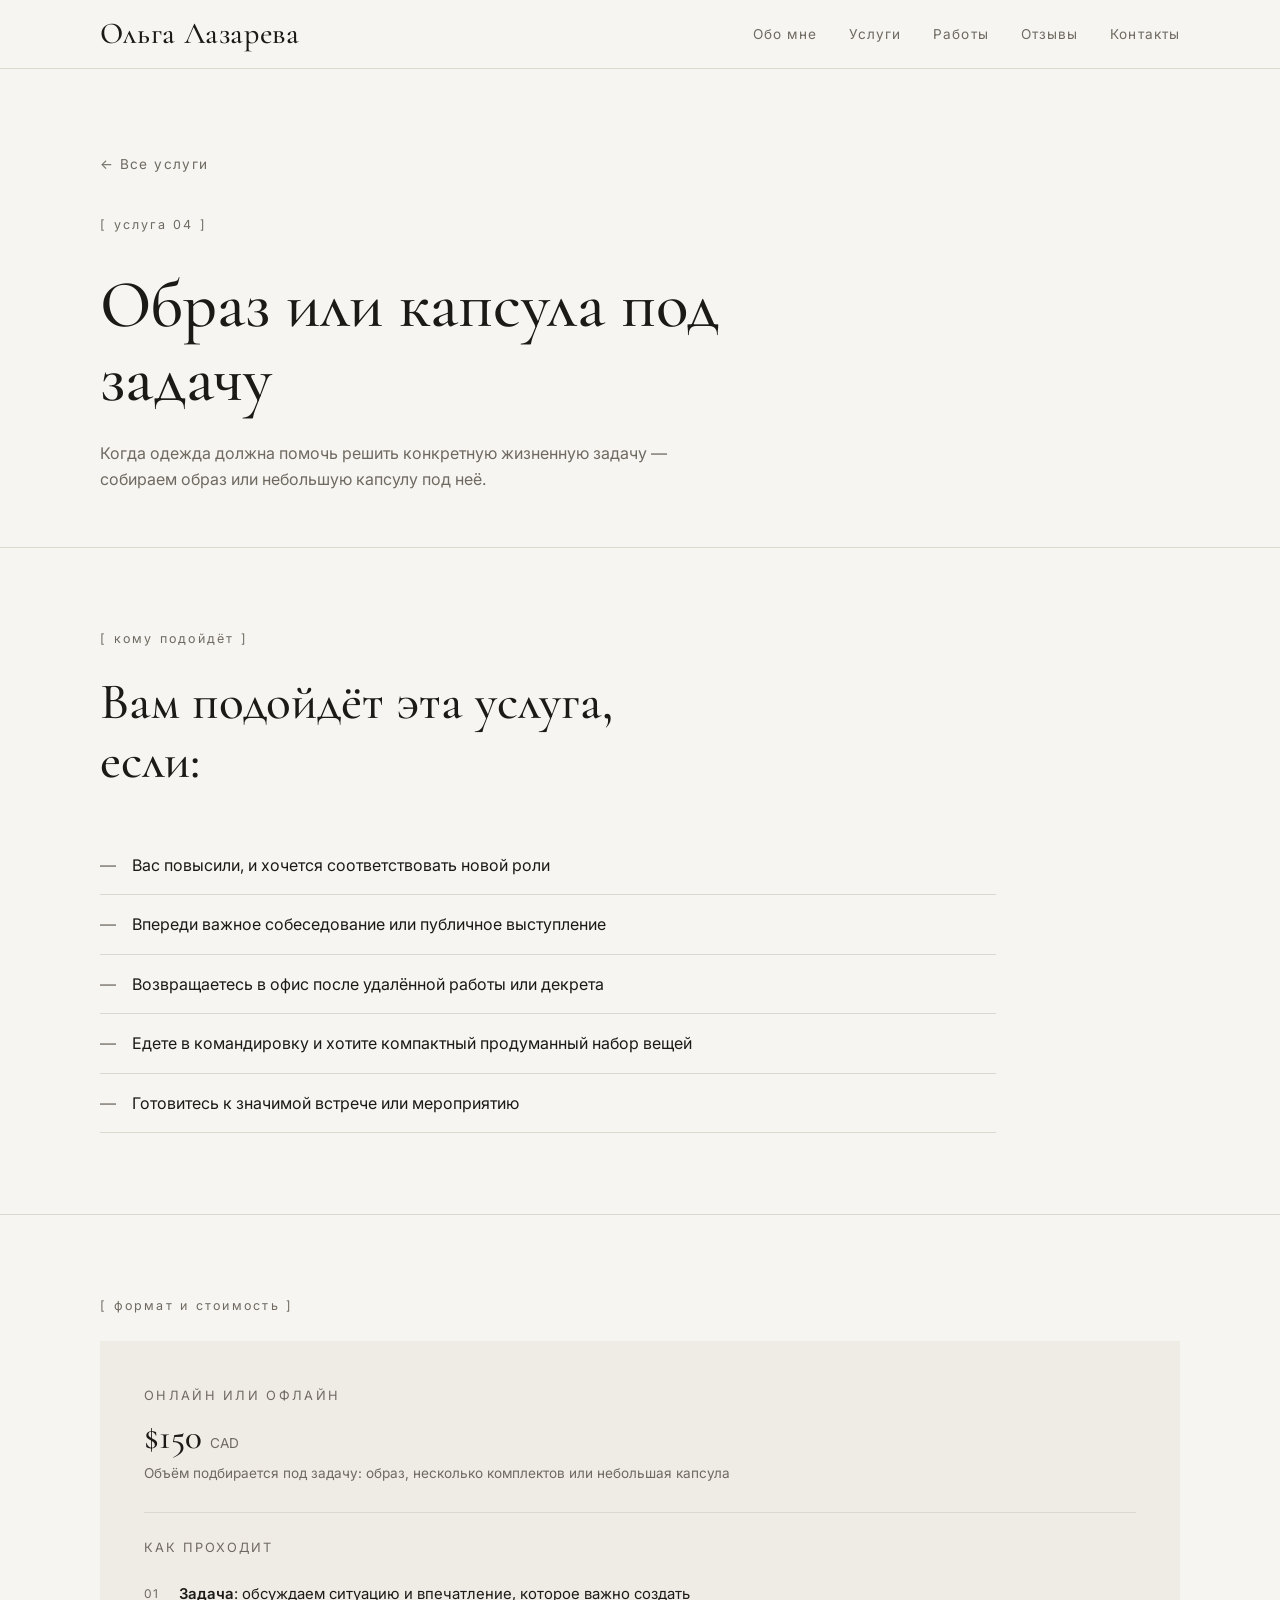
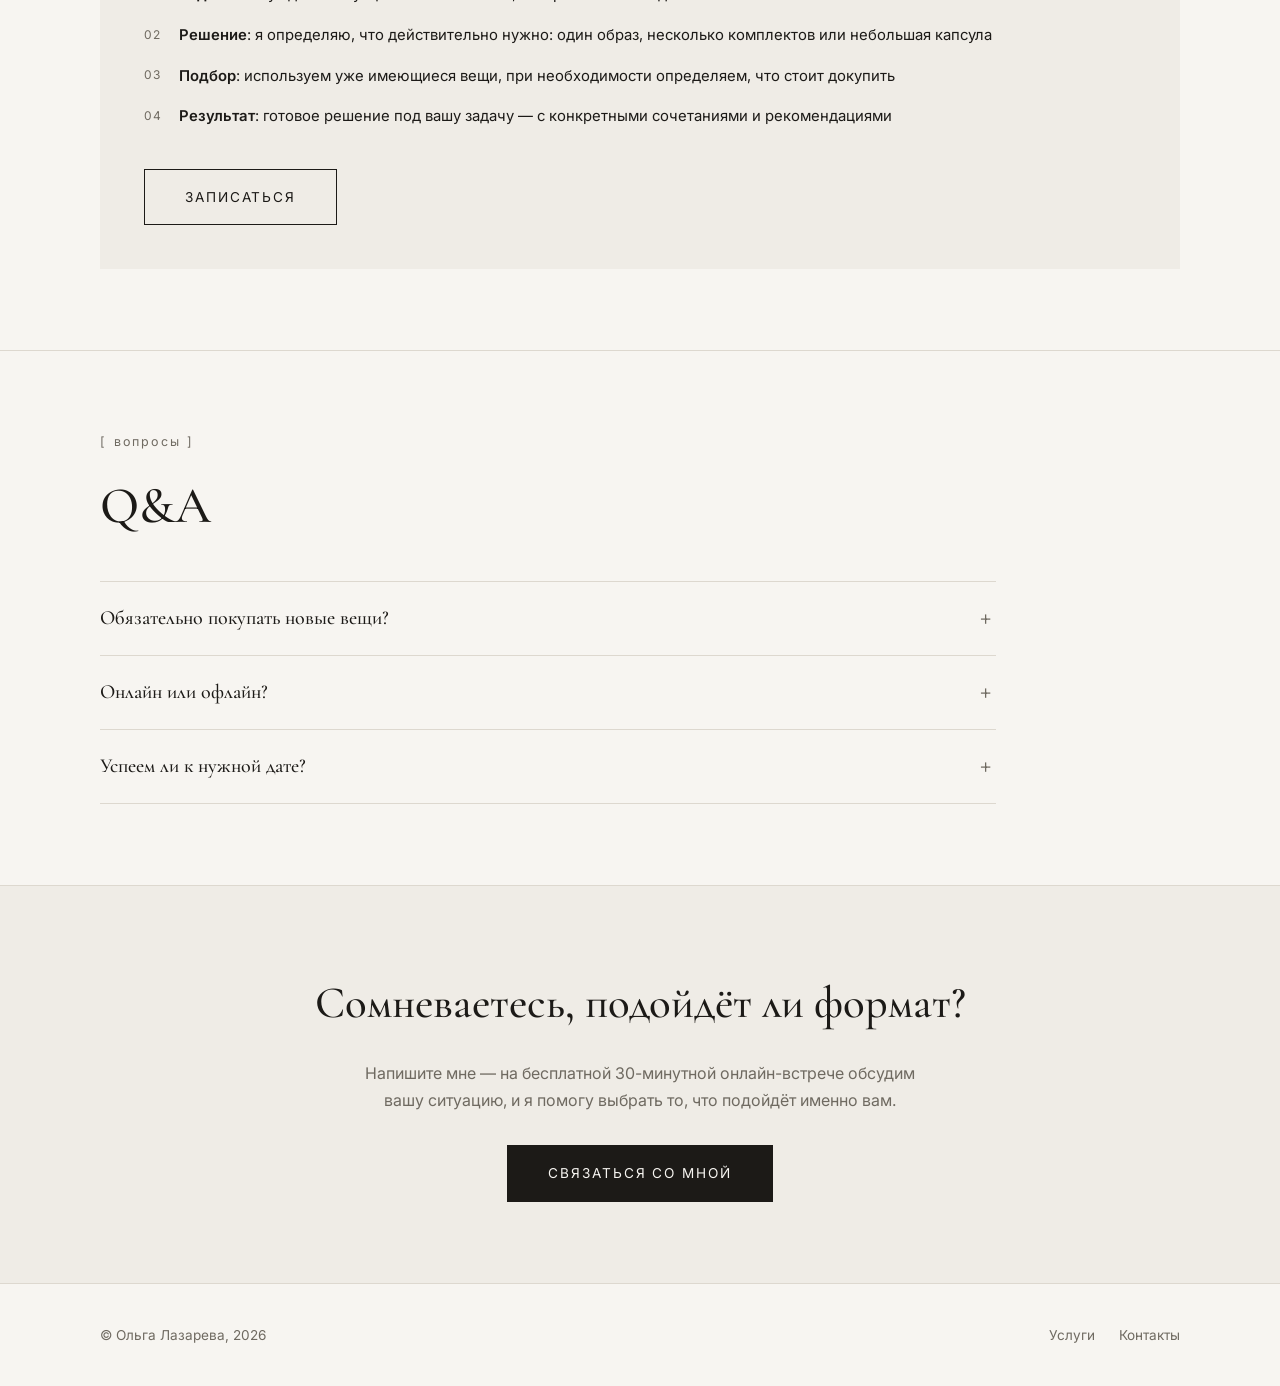
<file: services/obraz-pod-zadachu.html>
<!DOCTYPE html>
<html lang="ru">
<head>
    <meta charset="UTF-8">
    <meta name="viewport" content="width=device-width, initial-scale=1.0">
    <title>Образ или капсула под задачу — Ольга Лазарева</title>
    <meta name="description" content="Образ или небольшая капсула под конкретную задачу: собеседование, выступление, возвращение в офис, важное событие.">
    <meta name="theme-color" content="#f7f5f1">
    <link rel="preconnect" href="https://fonts.googleapis.com">
    <link rel="preconnect" href="https://fonts.gstatic.com" crossorigin>
    <link href="https://fonts.googleapis.com/css2?family=Cormorant+Garamond:ital,wght@0,400;0,500;0,600;1,400;1,500&family=Inter:wght@300;400;500&display=swap" rel="stylesheet">
    <link rel="stylesheet" href="../styles.css">
</head>
<body>
    <header class="site-header">
        <div class="container">
            <a href="../index.html" class="brand">Ольга Лазарева</a>
            <button class="hamburger" id="hamburger" aria-label="Меню">
                <span></span>
                <span></span>
                <span></span>
            </button>
            <nav class="site-nav" id="siteNav">
                <a href="../index.html#about" class="nav-link">Обо мне</a>
                <a href="../index.html#services" class="nav-link">Услуги</a>
                <a href="../index.html#works" class="nav-link">Работы</a>
                <a href="../index.html#reviews" class="nav-link">Отзывы</a>
                <a href="../contacts.html" class="nav-link">Контакты</a>
            </nav>
        </div>
    </header>

    <main>
        <section class="page-hero">
            <div class="container">
                <a href="../index.html#services" class="back-link">← Все услуги</a>
                <span class="label">услуга 04</span>
                <h1 class="page-title">Образ или капсула под задачу</h1>
                <p class="page-lead">Когда одежда должна помочь решить конкретную жизненную задачу — собираем образ или небольшую капсулу под неё.</p>
            </div>
        </section>

        <section class="section">
            <div class="container">
                <span class="label reveal">кому подойдёт</span>
                <h2 class="section-title reveal">Вам подойдёт эта услуга, если:</h2>
                <ul class="fit-list">
                    <li class="reveal">Вас повысили, и хочется соответствовать новой роли</li>
                    <li class="reveal">Впереди важное собеседование или публичное выступление</li>
                    <li class="reveal">Возвращаетесь в офис после удалённой работы или декрета</li>
                    <li class="reveal">Едете в командировку и хотите компактный продуманный набор вещей</li>
                    <li class="reveal">Готовитесь к значимой встрече или мероприятию</li>
                </ul>
            </div>
        </section>

        <section class="section">
            <div class="container">
                <span class="label reveal">формат и стоимость</span>
                <div class="formats">
                    <div class="format-card reveal">
                        <p class="format-name">Онлайн или офлайн</p>
                        <p class="format-price">$150 <small>CAD</small></p>
                        <p class="format-meta">Объём подбирается под задачу: образ, несколько комплектов или небольшая капсула</p>
                        <p class="format-steps-title">Как проходит</p>
                        <ol class="format-steps">
                            <li><strong>Задача</strong>: обсуждаем ситуацию и впечатление, которое важно создать</li>
                            <li><strong>Решение</strong>: я определяю, что действительно нужно: один образ, несколько комплектов или небольшая капсула</li>
                            <li><strong>Подбор</strong>: используем уже имеющиеся вещи, при необходимости определяем, что стоит докупить</li>
                            <li><strong>Результат</strong>: готовое решение под вашу задачу — с конкретными сочетаниями и рекомендациями</li>
                        </ol>
                        <a href="../contacts.html" class="btn btn-ghost">Записаться</a>
                    </div>
                </div>
            </div>
        </section>

        <section class="section">
            <div class="container">
                <span class="label reveal">вопросы</span>
                <h2 class="section-title reveal">Q&amp;A</h2>
                <div class="qa-list">
                    <details class="reveal">
                        <summary>Обязательно покупать новые вещи?</summary>
                        <p>Нет. Часто задача решается из уже имеющегося гардероба — докупаем только то, чего действительно не хватает.</p>
                    </details>
                    <details class="reveal">
                        <summary>Онлайн или офлайн?</summary>
                        <p>Как удобнее вам: формат работает и дистанционно, и лично в Торонто и Берлингтоне.</p>
                    </details>
                    <details class="reveal">
                        <summary>Успеем ли к нужной дате?</summary>
                        <p>Напишите мне сразу, как появилась задача, — обсудим сроки и спланируем работу так, чтобы всё было готово вовремя.</p>
                    </details>
                </div>
            </div>
        </section>

        <section class="cta-band">
            <div class="container">
                <h2>Сомневаетесь, подойдёт ли формат?</h2>
                <p>Напишите мне — на бесплатной 30-минутной онлайн-встрече обсудим вашу ситуацию, и я помогу выбрать то, что подойдёт именно вам.</p>
                <a href="../contacts.html" class="btn">Связаться со мной</a>
            </div>
        </section>
    </main>

    <footer class="site-footer">
        <div class="container">
            <p class="footer-copy">© Ольга Лазарева, 2026</p>
            <nav class="footer-nav">
                <a href="../index.html#services">Услуги</a>
                <a href="../contacts.html">Контакты</a>
            </nav>
        </div>
    </footer>

    <button class="back-to-top" id="backToTop" aria-label="Вернуться наверх">↑</button>

    <script src="../script.js"></script>
</body>
</html>
</file>
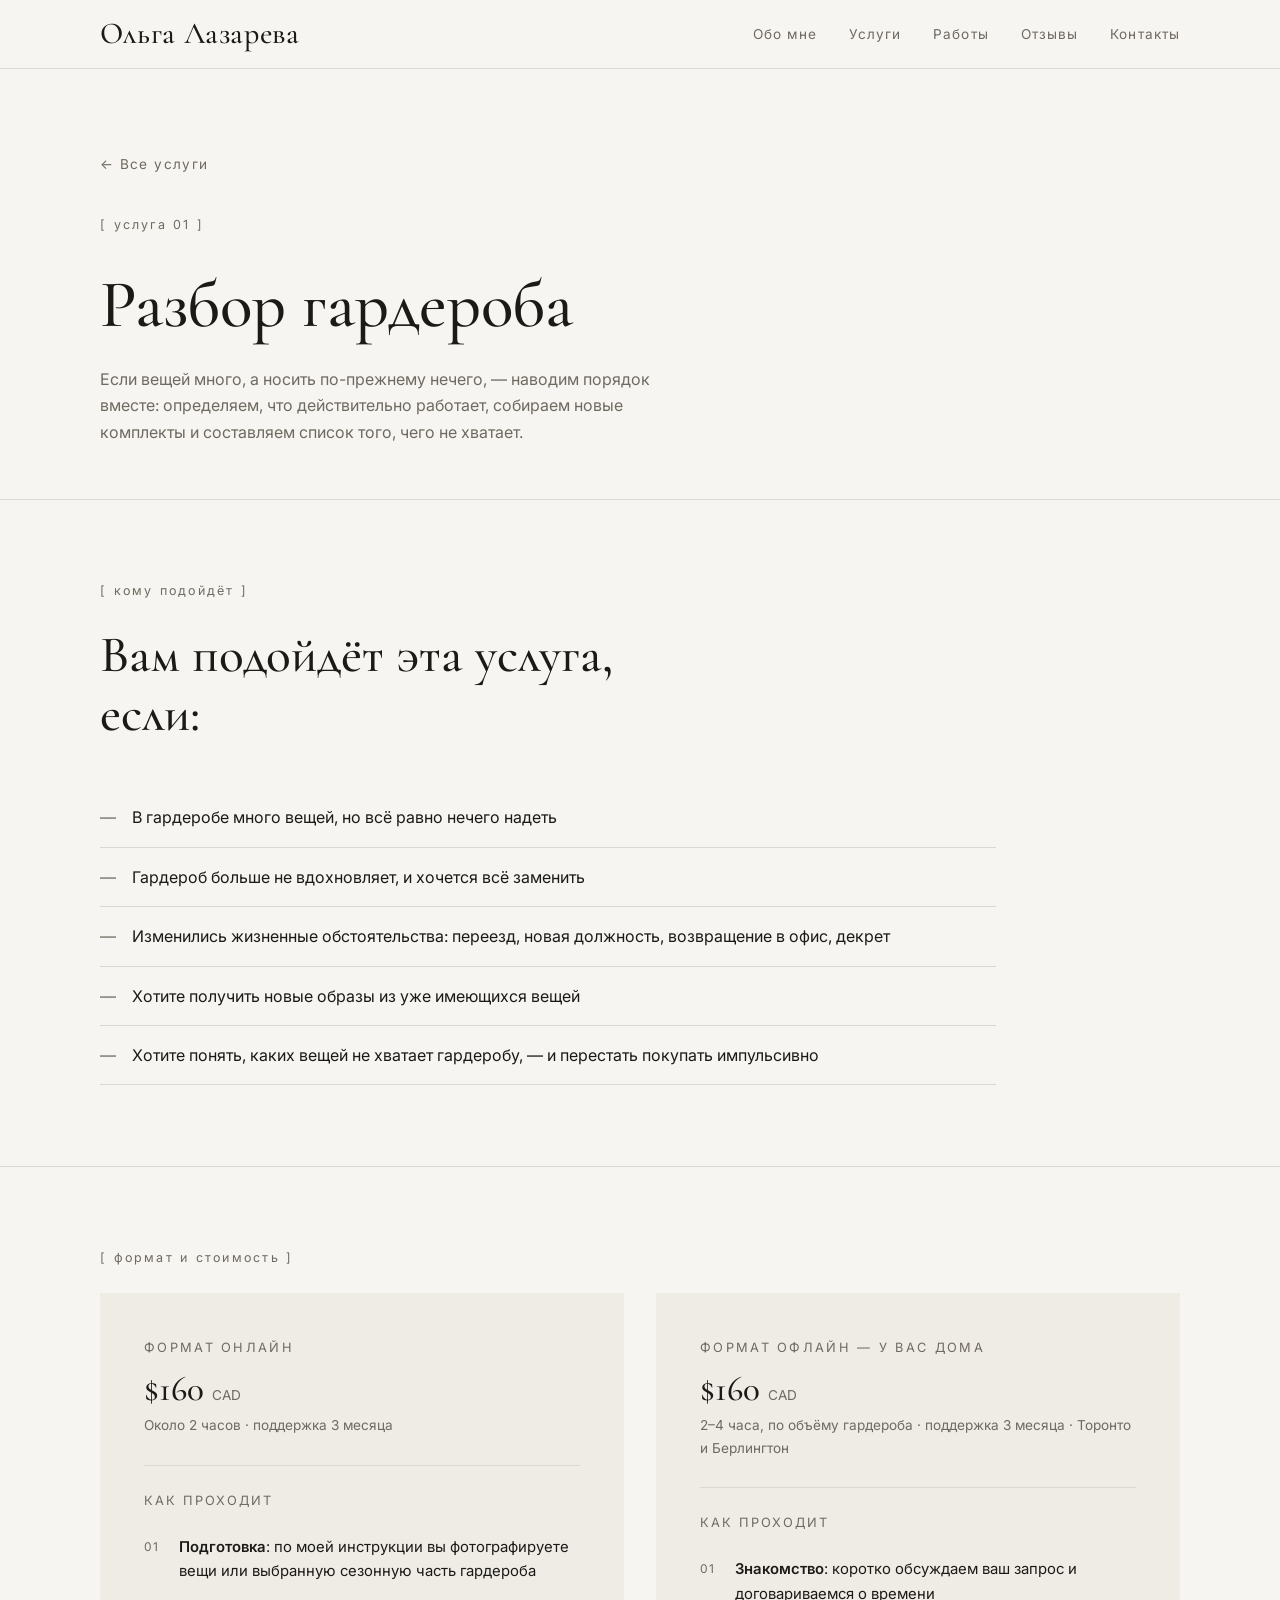
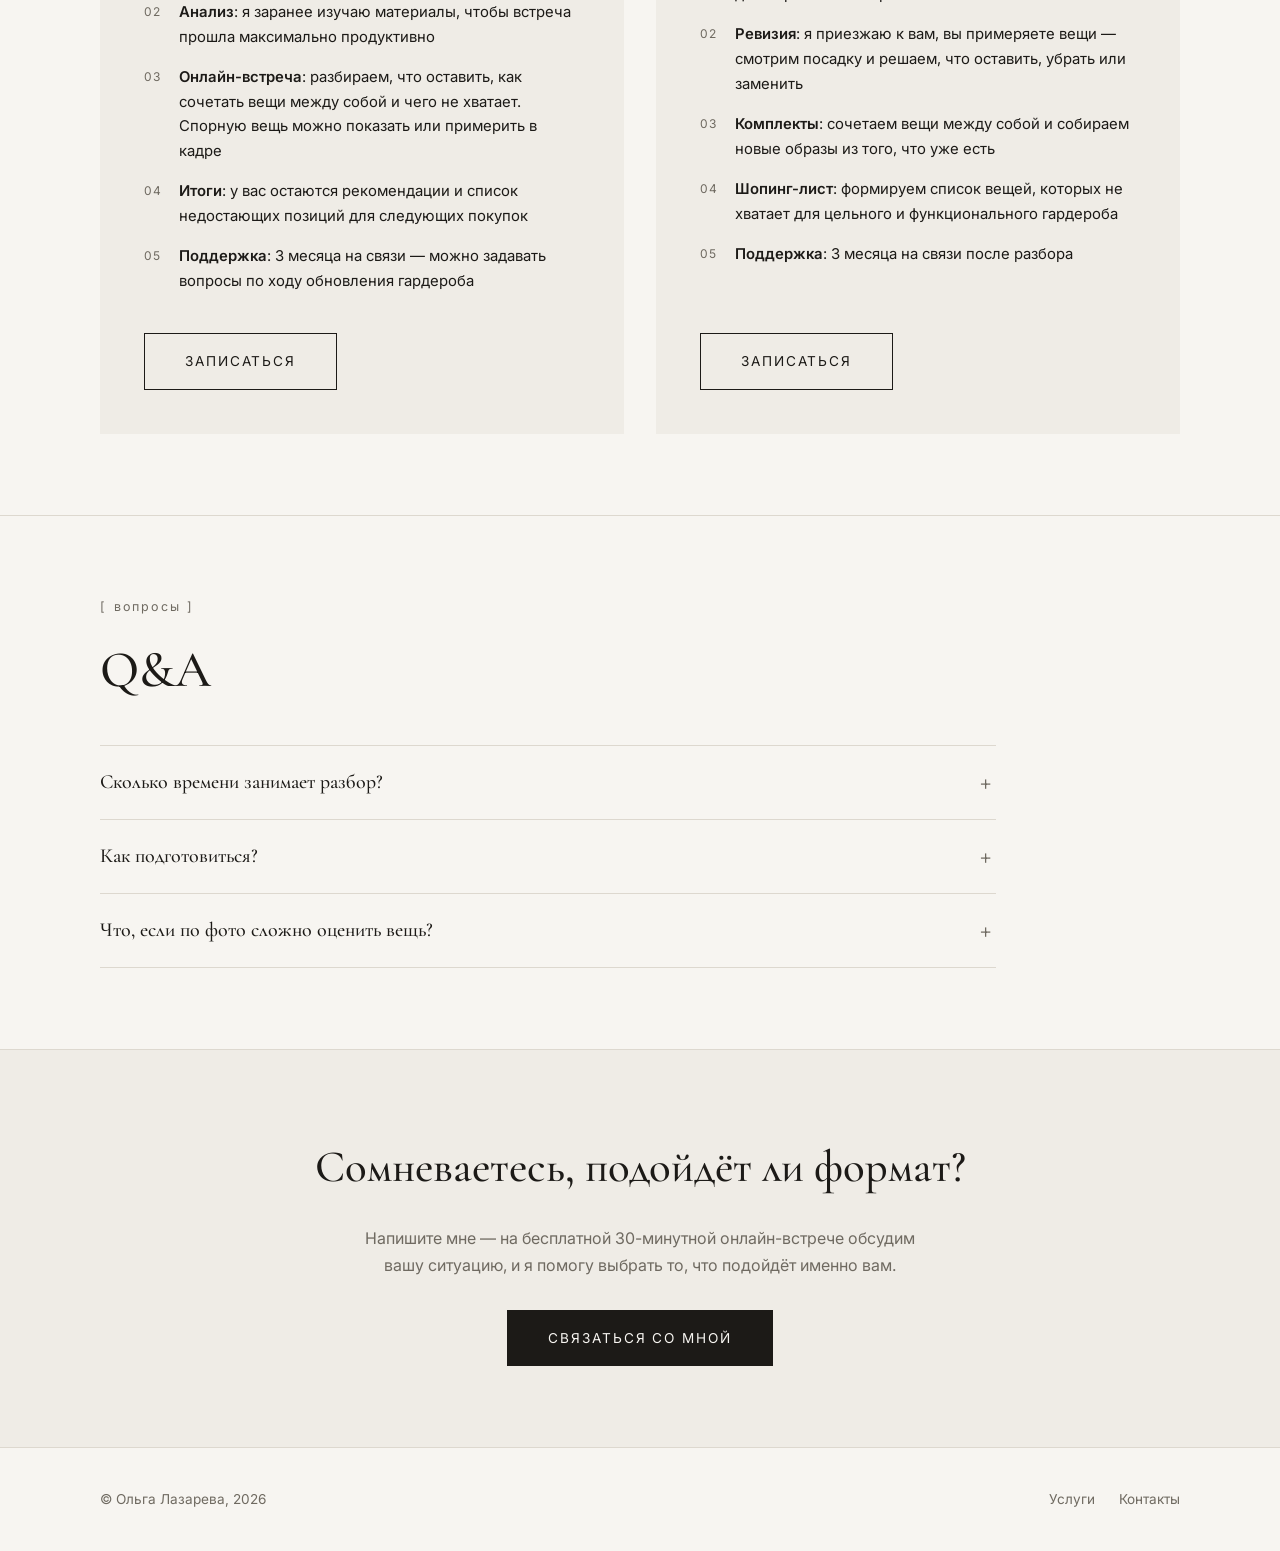
<file: services/razbor-garderoba.html>
<!DOCTYPE html>
<html lang="ru">
<head>
    <meta charset="UTF-8">
    <meta name="viewport" content="width=device-width, initial-scale=1.0">
    <title>Разбор гардероба — Ольга Лазарева</title>
    <meta name="description" content="Разбор гардероба со стилистом: онлайн или у вас дома. Определяем, что оставить, как сочетать и чего не хватает.">
    <meta name="theme-color" content="#f7f5f1">
    <link rel="preconnect" href="https://fonts.googleapis.com">
    <link rel="preconnect" href="https://fonts.gstatic.com" crossorigin>
    <link href="https://fonts.googleapis.com/css2?family=Cormorant+Garamond:ital,wght@0,400;0,500;0,600;1,400;1,500&family=Inter:wght@300;400;500&display=swap" rel="stylesheet">
    <link rel="stylesheet" href="../styles.css">
</head>
<body>
    <header class="site-header">
        <div class="container">
            <a href="../index.html" class="brand">Ольга Лазарева</a>
            <button class="hamburger" id="hamburger" aria-label="Меню">
                <span></span>
                <span></span>
                <span></span>
            </button>
            <nav class="site-nav" id="siteNav">
                <a href="../index.html#about" class="nav-link">Обо мне</a>
                <a href="../index.html#services" class="nav-link">Услуги</a>
                <a href="../index.html#works" class="nav-link">Работы</a>
                <a href="../index.html#reviews" class="nav-link">Отзывы</a>
                <a href="../contacts.html" class="nav-link">Контакты</a>
            </nav>
        </div>
    </header>

    <main>
        <section class="page-hero">
            <div class="container">
                <a href="../index.html#services" class="back-link">← Все услуги</a>
                <span class="label">услуга 01</span>
                <h1 class="page-title">Разбор гардероба</h1>
                <p class="page-lead">Если вещей много, а носить по-прежнему нечего, — наводим порядок вместе: определяем, что действительно работает, собираем новые комплекты и составляем список того, чего не хватает.</p>
            </div>
        </section>

        <section class="section">
            <div class="container">
                <span class="label reveal">кому подойдёт</span>
                <h2 class="section-title reveal">Вам подойдёт эта услуга, если:</h2>
                <ul class="fit-list">
                    <li class="reveal">В гардеробе много вещей, но всё равно нечего надеть</li>
                    <li class="reveal">Гардероб больше не вдохновляет, и хочется всё заменить</li>
                    <li class="reveal">Изменились жизненные обстоятельства: переезд, новая должность, возвращение в офис, декрет</li>
                    <li class="reveal">Хотите получить новые образы из уже имеющихся вещей</li>
                    <li class="reveal">Хотите понять, каких вещей не хватает гардеробу, — и перестать покупать импульсивно</li>
                </ul>
            </div>
        </section>

        <section class="section">
            <div class="container">
                <span class="label reveal">формат и стоимость</span>
                <div class="formats">
                    <div class="format-card reveal">
                        <p class="format-name">Формат онлайн</p>
                        <p class="format-price">$160 <small>CAD</small></p>
                        <p class="format-meta">Около 2 часов · поддержка 3 месяца</p>
                        <p class="format-steps-title">Как проходит</p>
                        <ol class="format-steps">
                            <li><strong>Подготовка</strong>: по моей инструкции вы фотографируете вещи или выбранную сезонную часть гардероба</li>
                            <li><strong>Анализ</strong>: я заранее изучаю материалы, чтобы встреча прошла максимально продуктивно</li>
                            <li><strong>Онлайн-встреча</strong>: разбираем, что оставить, как сочетать вещи между собой и чего не хватает. Спорную вещь можно показать или примерить в кадре</li>
                            <li><strong>Итоги</strong>: у вас остаются рекомендации и список недостающих позиций для следующих покупок</li>
                            <li><strong>Поддержка</strong>: 3 месяца на связи — можно задавать вопросы по ходу обновления гардероба</li>
                        </ol>
                        <a href="../contacts.html" class="btn btn-ghost">Записаться</a>
                    </div>
                    <div class="format-card reveal">
                        <p class="format-name">Формат офлайн — у вас дома</p>
                        <p class="format-price">$160 <small>CAD</small></p>
                        <p class="format-meta">2–4 часа, по объёму гардероба · поддержка 3 месяца · Торонто и Берлингтон</p>
                        <p class="format-steps-title">Как проходит</p>
                        <ol class="format-steps">
                            <li><strong>Знакомство</strong>: коротко обсуждаем ваш запрос и договариваемся о времени</li>
                            <li><strong>Ревизия</strong>: я приезжаю к вам, вы примеряете вещи — смотрим посадку и решаем, что оставить, убрать или заменить</li>
                            <li><strong>Комплекты</strong>: сочетаем вещи между собой и собираем новые образы из того, что уже есть</li>
                            <li><strong>Шопинг-лист</strong>: формируем список вещей, которых не хватает для цельного и функционального гардероба</li>
                            <li><strong>Поддержка</strong>: 3 месяца на связи после разбора</li>
                        </ol>
                        <a href="../contacts.html" class="btn btn-ghost">Записаться</a>
                    </div>
                </div>
            </div>
        </section>

        <section class="section">
            <div class="container">
                <span class="label reveal">вопросы</span>
                <h2 class="section-title reveal">Q&amp;A</h2>
                <div class="qa-list">
                    <details class="reveal">
                        <summary>Сколько времени занимает разбор?</summary>
                        <p>Онлайн-встреча — около 2 часов. Разбор дома занимает 2–4 часа в зависимости от объёма гардероба.</p>
                    </details>
                    <details class="reveal">
                        <summary>Как подготовиться?</summary>
                        <p>Для онлайн-формата я заранее пришлю простую инструкцию, как сфотографировать вещи. Для разбора дома специальная подготовка не нужна — достаточно доступа к гардеробу.</p>
                    </details>
                    <details class="reveal">
                        <summary>Что, если по фото сложно оценить вещь?</summary>
                        <p>Во время онлайн-встречи любую спорную вещь можно показать поближе или примерить прямо в кадре.</p>
                    </details>
                </div>
            </div>
        </section>

        <section class="cta-band">
            <div class="container">
                <h2>Сомневаетесь, подойдёт ли формат?</h2>
                <p>Напишите мне — на бесплатной 30-минутной онлайн-встрече обсудим вашу ситуацию, и я помогу выбрать то, что подойдёт именно вам.</p>
                <a href="../contacts.html" class="btn">Связаться со мной</a>
            </div>
        </section>
    </main>

    <footer class="site-footer">
        <div class="container">
            <p class="footer-copy">© Ольга Лазарева, 2026</p>
            <nav class="footer-nav">
                <a href="../index.html#services">Услуги</a>
                <a href="../contacts.html">Контакты</a>
            </nav>
        </div>
    </footer>

    <button class="back-to-top" id="backToTop" aria-label="Вернуться наверх">↑</button>

    <script src="../script.js"></script>
</body>
</html>
</file>
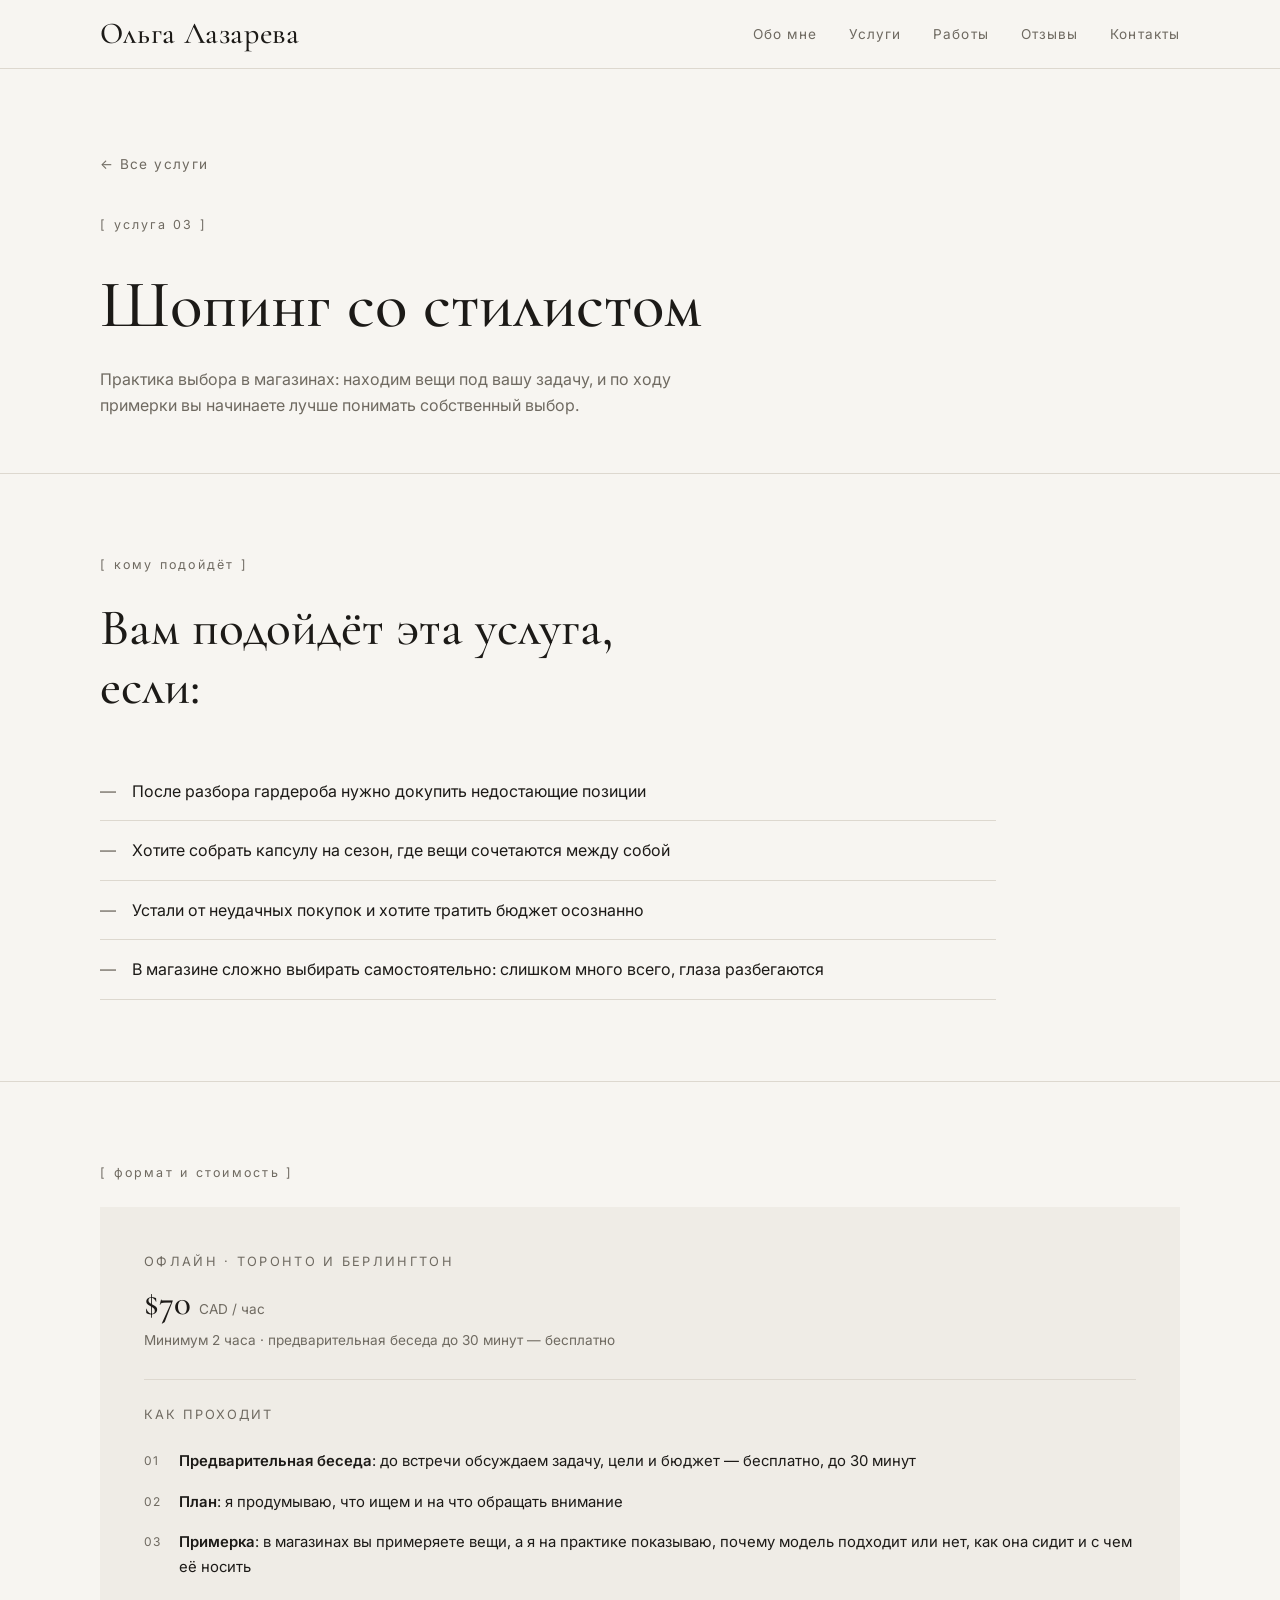
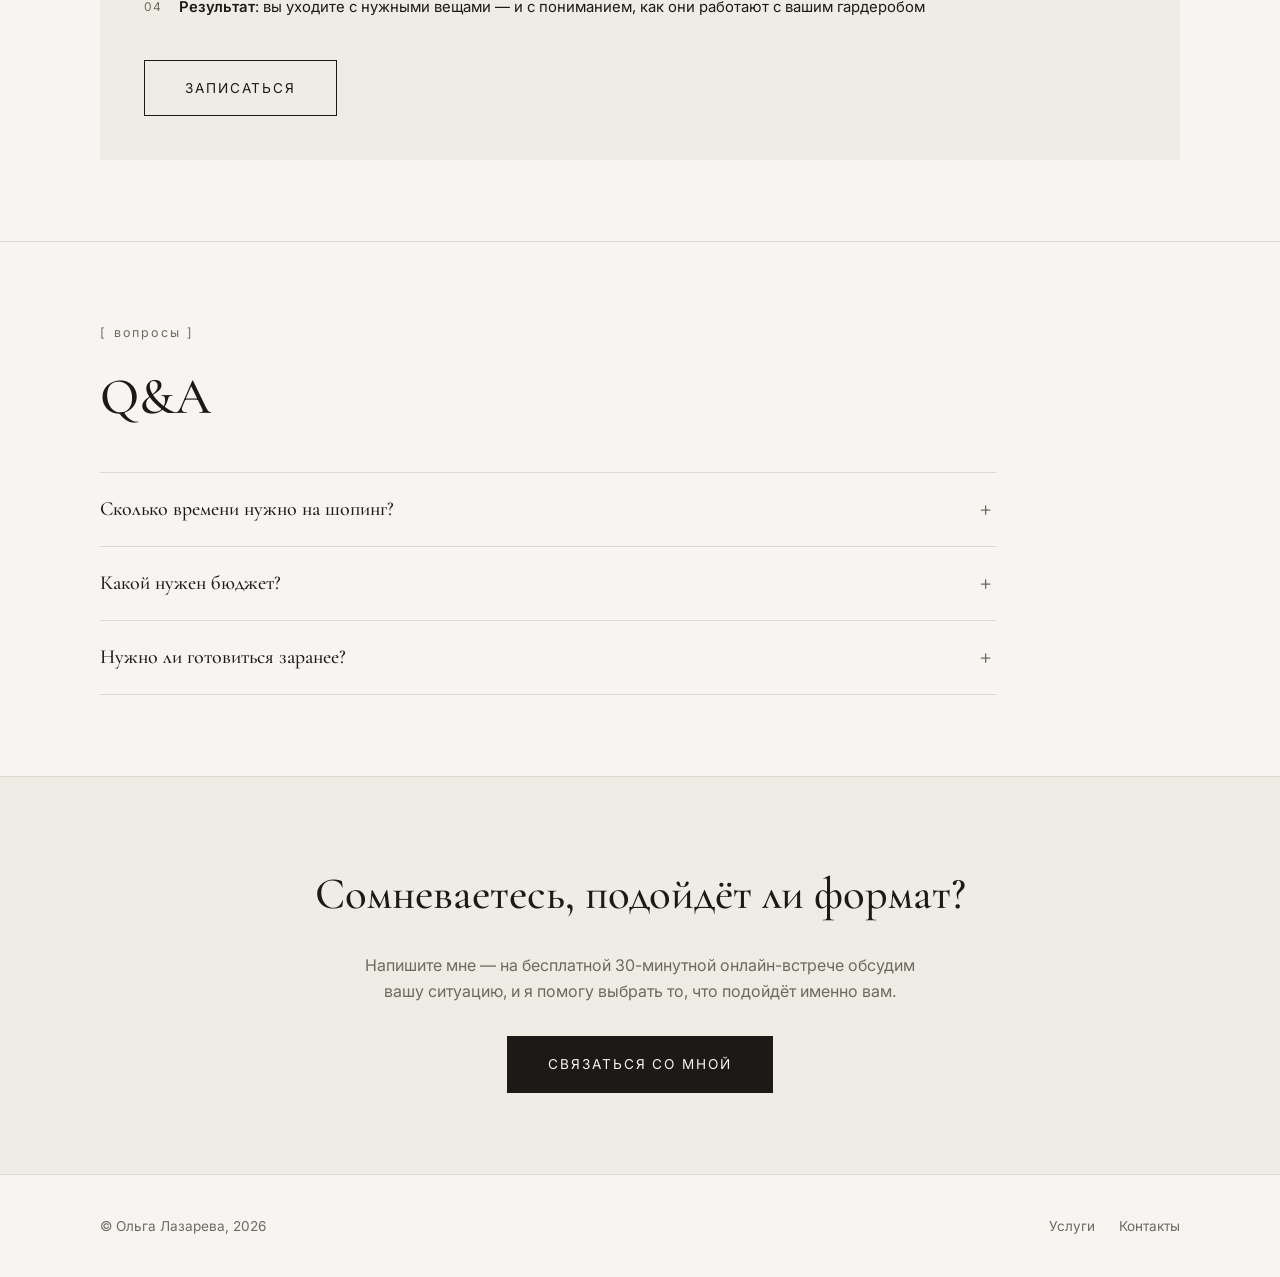
<file: services/shopping.html>
<!DOCTYPE html>
<html lang="ru">
<head>
    <meta charset="UTF-8">
    <meta name="viewport" content="width=device-width, initial-scale=1.0">
    <title>Шопинг со стилистом — Ольга Лазарева</title>
    <meta name="description" content="Шопинг со стилистом в Торонто и Берлингтоне: находим нужные вещи и учимся понимать собственный выбор.">
    <meta name="theme-color" content="#f7f5f1">
    <link rel="preconnect" href="https://fonts.googleapis.com">
    <link rel="preconnect" href="https://fonts.gstatic.com" crossorigin>
    <link href="https://fonts.googleapis.com/css2?family=Cormorant+Garamond:ital,wght@0,400;0,500;0,600;1,400;1,500&family=Inter:wght@300;400;500&display=swap" rel="stylesheet">
    <link rel="stylesheet" href="../styles.css">
</head>
<body>
    <header class="site-header">
        <div class="container">
            <a href="../index.html" class="brand">Ольга Лазарева</a>
            <button class="hamburger" id="hamburger" aria-label="Меню">
                <span></span>
                <span></span>
                <span></span>
            </button>
            <nav class="site-nav" id="siteNav">
                <a href="../index.html#about" class="nav-link">Обо мне</a>
                <a href="../index.html#services" class="nav-link">Услуги</a>
                <a href="../index.html#works" class="nav-link">Работы</a>
                <a href="../index.html#reviews" class="nav-link">Отзывы</a>
                <a href="../contacts.html" class="nav-link">Контакты</a>
            </nav>
        </div>
    </header>

    <main>
        <section class="page-hero">
            <div class="container">
                <a href="../index.html#services" class="back-link">← Все услуги</a>
                <span class="label">услуга 03</span>
                <h1 class="page-title">Шопинг со стилистом</h1>
                <p class="page-lead">Практика выбора в магазинах: находим вещи под вашу задачу, и по ходу примерки вы начинаете лучше понимать собственный выбор.</p>
            </div>
        </section>

        <section class="section">
            <div class="container">
                <span class="label reveal">кому подойдёт</span>
                <h2 class="section-title reveal">Вам подойдёт эта услуга, если:</h2>
                <ul class="fit-list">
                    <li class="reveal">После разбора гардероба нужно докупить недостающие позиции</li>
                    <li class="reveal">Хотите собрать капсулу на сезон, где вещи сочетаются между собой</li>
                    <li class="reveal">Устали от неудачных покупок и хотите тратить бюджет осознанно</li>
                    <li class="reveal">В магазине сложно выбирать самостоятельно: слишком много всего, глаза разбегаются</li>
                </ul>
            </div>
        </section>

        <section class="section">
            <div class="container">
                <span class="label reveal">формат и стоимость</span>
                <div class="formats">
                    <div class="format-card reveal">
                        <p class="format-name">Офлайн · Торонто и Берлингтон</p>
                        <p class="format-price">$70 <small>CAD / час</small></p>
                        <p class="format-meta">Минимум 2 часа · предварительная беседа до 30 минут — бесплатно</p>
                        <p class="format-steps-title">Как проходит</p>
                        <ol class="format-steps">
                            <li><strong>Предварительная беседа</strong>: до встречи обсуждаем задачу, цели и бюджет — бесплатно, до 30 минут</li>
                            <li><strong>План</strong>: я продумываю, что ищем и на что обращать внимание</li>
                            <li><strong>Примерка</strong>: в магазинах вы примеряете вещи, а я на практике показываю, почему модель подходит или нет, как она сидит и с чем её носить</li>
                            <li><strong>Результат</strong>: вы уходите с нужными вещами — и с пониманием, как они работают с вашим гардеробом</li>
                        </ol>
                        <a href="../contacts.html" class="btn btn-ghost">Записаться</a>
                    </div>
                </div>
            </div>
        </section>

        <section class="section">
            <div class="container">
                <span class="label reveal">вопросы</span>
                <h2 class="section-title reveal">Q&amp;A</h2>
                <div class="qa-list">
                    <details class="reveal">
                        <summary>Сколько времени нужно на шопинг?</summary>
                        <p>Минимальная встреча — 2 часа. Обычно этого достаточно, чтобы закрыть конкретную задачу; для большого списка может понадобиться дополнительное время.</p>
                    </details>
                    <details class="reveal">
                        <summary>Какой нужен бюджет?</summary>
                        <p>Бюджет зависит от списка покупок — мы обсудим его на предварительной беседе. Моя задача — распределить его рационально, чтобы получить максимум сочетаний.</p>
                    </details>
                    <details class="reveal">
                        <summary>Нужно ли готовиться заранее?</summary>
                        <p>Нет. Всё необходимое мы обсудим на бесплатной предварительной беседе перед встречей.</p>
                    </details>
                </div>
            </div>
        </section>

        <section class="cta-band">
            <div class="container">
                <h2>Сомневаетесь, подойдёт ли формат?</h2>
                <p>Напишите мне — на бесплатной 30-минутной онлайн-встрече обсудим вашу ситуацию, и я помогу выбрать то, что подойдёт именно вам.</p>
                <a href="../contacts.html" class="btn">Связаться со мной</a>
            </div>
        </section>
    </main>

    <footer class="site-footer">
        <div class="container">
            <p class="footer-copy">© Ольга Лазарева, 2026</p>
            <nav class="footer-nav">
                <a href="../index.html#services">Услуги</a>
                <a href="../contacts.html">Контакты</a>
            </nav>
        </div>
    </footer>

    <button class="back-to-top" id="backToTop" aria-label="Вернуться наверх">↑</button>

    <script src="../script.js"></script>
</body>
</html>
</file>
<file: styles.css>
/* ============================================================
   Ольга Лазарева — персональный стилист · v2
   Editorial minimal: warm off-white, near-black ink,
   Cormorant Garamond display + Inter body.
   ============================================================ */

* {
    margin: 0;
    padding: 0;
    box-sizing: border-box;
}

:root {
    --bg: #f7f5f1;
    --bg-deep: #efece6;
    --ink: #1c1a17;
    --muted: #6f6a61;
    --line: #ddd8cf;
    --font-serif: "Cormorant Garamond", "Times New Roman", Georgia, serif;
    --font-sans: "Inter", -apple-system, BlinkMacSystemFont, "Segoe UI", Roboto, "Helvetica Neue", Arial, sans-serif;
    --max-width: 1160px;
    --pad: clamp(1.25rem, 4vw, 2.5rem);
}

html {
    scroll-behavior: smooth;
}

section[id] {
    scroll-margin-top: 5rem;
}

@media (prefers-reduced-motion: reduce) {
    html { scroll-behavior: auto; }
    * {
        animation-duration: 0.01ms !important;
        animation-iteration-count: 1 !important;
        transition-duration: 0.01ms !important;
    }
}

body {
    font-family: var(--font-sans);
    font-size: 16px;
    line-height: 1.65;
    color: var(--ink);
    background-color: var(--bg);
    -webkit-font-smoothing: antialiased;
    -moz-osx-font-smoothing: grayscale;
}

a {
    color: inherit;
}

a:focus-visible,
button:focus-visible,
summary:focus-visible {
    outline: 2px solid var(--ink);
    outline-offset: 3px;
}

img {
    max-width: 100%;
    display: block;
}

.container {
    max-width: var(--max-width);
    margin: 0 auto;
    padding-left: var(--pad);
    padding-right: var(--pad);
}

/* ---------- Bracket label, e.g. [обо мне] ---------- */
.label {
    display: block;
    font-size: 0.78rem;
    letter-spacing: 0.18em;
    text-transform: lowercase;
    color: var(--muted);
    margin-bottom: 1.5rem;
}

.label::before { content: "[ "; }
.label::after  { content: " ]"; }

/* ---------- Header ---------- */
.site-header {
    position: sticky;
    top: 0;
    z-index: 100;
    background-color: rgba(247, 245, 241, 0.92);
    backdrop-filter: blur(8px);
    -webkit-backdrop-filter: blur(8px);
    border-bottom: 1px solid var(--line);
}

.site-header .container {
    display: flex;
    align-items: center;
    justify-content: space-between;
    height: 4.25rem;
}

.brand {
    font-family: var(--font-serif);
    font-size: clamp(1.6rem, 2.5vw, 1.9rem);
    font-weight: 500;
    letter-spacing: 0.02em;
    text-decoration: none;
    white-space: nowrap;
}

.site-nav {
    display: flex;
    align-items: center;
    gap: 2rem;
}

.nav-link {
    font-size: 0.85rem;
    letter-spacing: 0.08em;
    text-decoration: none;
    color: var(--muted);
    transition: color 0.2s ease;
    padding: 0.25rem 0;
}

.nav-link:hover,
.nav-link.active {
    color: var(--ink);
}

.nav-link.active {
    border-bottom: 1px solid var(--ink);
}

.hamburger {
    display: none;
    flex-direction: column;
    justify-content: center;
    gap: 5px;
    width: 2.5rem;
    height: 2.5rem;
    background: none;
    border: none;
    cursor: pointer;
}

.hamburger span {
    display: block;
    height: 1px;
    width: 22px;
    margin: 0 auto;
    background-color: var(--ink);
    transition: transform 0.25s ease, opacity 0.25s ease;
}

.hamburger.active span:nth-child(1) { transform: translateY(6px) rotate(45deg); }
.hamburger.active span:nth-child(2) { opacity: 0; }
.hamburger.active span:nth-child(3) { transform: translateY(-6px) rotate(-45deg); }

@media (max-width: 820px) {
    .hamburger { display: flex; }

    .site-nav {
        position: absolute;
        top: 100%;
        left: 0;
        right: 0;
        flex-direction: column;
        align-items: flex-start;
        gap: 0;
        background-color: var(--bg);
        border-bottom: 1px solid var(--line);
        max-height: 0;
        overflow: hidden;
        transition: max-height 0.3s ease;
    }

    .site-nav.open { max-height: 30rem; }

    .site-nav .nav-link {
        width: 100%;
        padding: 0.9rem var(--pad);
        border-bottom: none;
        font-size: 1rem;
    }
}

/* ---------- Buttons ---------- */
.btn {
    display: inline-block;
    font-family: var(--font-sans);
    font-size: 0.85rem;
    letter-spacing: 0.14em;
    text-transform: uppercase;
    text-decoration: none;
    text-align: center;
    padding: 1rem 2.5rem;
    border: 1px solid var(--ink);
    background-color: var(--ink);
    color: var(--bg);
    cursor: pointer;
    transition: background-color 0.25s ease, color 0.25s ease;
}

.btn:hover {
    background-color: transparent;
    color: var(--ink);
}

.btn-ghost {
    background-color: transparent;
    color: var(--ink);
}

.btn-ghost:hover {
    background-color: var(--ink);
    color: var(--bg);
}

/* ---------- Hero (home, split with photo) ---------- */
.hero-split {
    display: grid;
    grid-template-columns: minmax(0, 11fr) minmax(0, 9fr);
    min-height: calc(100vh - 4.25rem);
}

.hero-content {
    align-self: center;
    padding-top: clamp(3rem, 8vh, 5rem);
    padding-bottom: clamp(3rem, 8vh, 5rem);
    padding-right: clamp(2rem, 5vw, 5rem);
    padding-left: max(var(--pad), calc((100vw - var(--max-width)) / 2 + var(--pad)));
}

.hero-kicker {
    font-size: 0.8rem;
    letter-spacing: 0.22em;
    text-transform: uppercase;
    color: var(--muted);
    margin-bottom: 1.75rem;
}

.hero-title {
    font-family: var(--font-serif);
    font-weight: 500;
    font-size: clamp(2.6rem, 5.5vw, 4.6rem);
    line-height: 1.08;
    max-width: 14ch;
    margin-bottom: 1.75rem;
}

.hero-title em {
    font-style: italic;
    font-weight: 400;
}

.hero-lead {
    font-family: var(--font-serif);
    font-size: clamp(1.3rem, 2vw, 1.6rem);
    line-height: 1.4;
    max-width: 24em;
    margin-bottom: 1.5rem;
}

.hero-sub {
    font-size: 0.97rem;
    color: var(--muted);
    max-width: 32rem;
    margin-bottom: 2rem;
}

.hero-location {
    display: flex;
    flex-direction: column;
    gap: 0.45rem;
    border-left: 1px solid var(--ink);
    padding-left: 1.25rem;
    margin-bottom: 2.5rem;
}

.hero-location p {
    display: flex;
    align-items: baseline;
    gap: 1rem;
    font-size: 0.92rem;
    color: var(--muted);
}

.hero-location-mode {
    flex-shrink: 0;
    min-width: 4.75rem;
    font-size: 0.72rem;
    letter-spacing: 0.2em;
    text-transform: uppercase;
    color: var(--ink);
}

.hero-actions {
    display: flex;
    flex-wrap: wrap;
    gap: 1rem;
}

.hero-tagline {
    margin-top: clamp(2.5rem, 7vh, 4.5rem);
    font-size: 0.72rem;
    letter-spacing: 0.28em;
    text-transform: uppercase;
    color: var(--muted);
    max-width: 20rem;
    line-height: 2;
}

.hero-media {
    position: relative;
    overflow: hidden;
}

.hero-media img {
    width: 100%;
    height: 100%;
    object-fit: cover;
    object-position: 50% 18%;
}

.hero-words {
    position: absolute;
    top: clamp(2rem, 6vh, 4rem);
    right: clamp(1.25rem, 3vw, 2.75rem);
    font-size: 0.72rem;
    letter-spacing: 0.28em;
    text-transform: uppercase;
    line-height: 2.1;
    color: var(--ink);
    border-left: 1px solid var(--ink);
    padding-left: 1.1rem;
}

@media (max-width: 900px) {
    .hero-split {
        grid-template-columns: 1fr;
        min-height: 0;
    }

    .hero-content {
        padding: clamp(3rem, 8vh, 4.5rem) var(--pad) 3rem;
    }

    .hero-tagline { margin-top: 2.5rem; }

    .hero-media {
        display: none;
    }
}

/* ---------- Sections ---------- */
.section {
    padding: clamp(4rem, 9vh, 7rem) 0;
    border-top: 1px solid var(--line);
}

.section-title {
    font-family: var(--font-serif);
    font-weight: 500;
    font-size: clamp(2rem, 4.5vw, 3.2rem);
    line-height: 1.15;
    margin-bottom: clamp(2rem, 5vh, 3.5rem);
    max-width: 24ch;
}

/* ---------- About ---------- */
.about-text p {
    margin-bottom: 1.25rem;
    max-width: 38rem;
}

.about-text ul.about-list {
    list-style: none;
    max-width: 38rem;
    margin-bottom: 1.25rem;
}

.about-text ul.about-list li {
    position: relative;
    padding: 0.55rem 0 0.55rem 1.6rem;
}

.about-text ul.about-list li::before {
    content: "—";
    position: absolute;
    left: 0;
    color: var(--muted);
}

.about-text p.about-accent {
    font-family: var(--font-serif);
    font-size: 1.5rem;
    line-height: 1.35;
    font-style: italic;
    margin: 2rem 0 0;
}

/* ---------- About: credential row ---------- */
.about-credential {
    display: grid;
    grid-template-columns: minmax(12rem, 1fr) 2fr;
    gap: clamp(1.5rem, 4vw, 3rem);
    align-items: start;
    margin-top: clamp(2.5rem, 6vh, 4rem);
    padding-top: clamp(2rem, 5vh, 3rem);
    border-top: 1px solid var(--line);
}

.about-credential-body strong {
    display: block;
    font-family: var(--font-serif);
    font-size: 1.35rem;
    font-weight: 500;
    color: var(--ink);
    margin-bottom: 0.5rem;
}

.about-credential-body p {
    font-size: 0.95rem;
    color: var(--muted);
    max-width: 34rem;
}

.about-credential-body p + p {
    margin-top: 0.75rem;
}

@media (max-width: 820px) {
    .about-credential { grid-template-columns: 1fr; gap: 0.9rem; }
}

/* ---------- Services index (home) ---------- */
.service-row {
    display: block;
    text-decoration: none;
    border-bottom: 1px solid var(--line);
    padding: clamp(1.75rem, 4vh, 2.5rem) 0;
    transition: opacity 0.2s ease;
}

.service-row:first-of-type { border-top: 1px solid var(--line); }

.service-row-inner {
    display: grid;
    grid-template-columns: 5rem minmax(0, 4fr) minmax(0, 5fr) auto;
    align-items: baseline;
    gap: clamp(1rem, 3vw, 2.5rem);
}

.service-num {
    font-size: 0.85rem;
    letter-spacing: 0.15em;
    color: var(--muted);
}

.service-name {
    font-family: var(--font-serif);
    font-size: clamp(1.5rem, 3vw, 2.1rem);
    font-weight: 500;
    line-height: 1.2;
    transition: color 0.2s ease;
}

.service-row:hover .service-name { color: var(--muted); }

.service-brief {
    font-size: 0.95rem;
    color: var(--muted);
}

.service-arrow {
    font-size: 1.4rem;
    line-height: 1;
    color: var(--muted);
    transition: transform 0.25s ease, color 0.25s ease;
}

.service-row:hover .service-arrow {
    transform: translateX(6px);
    color: var(--ink);
}

@media (max-width: 820px) {
    .service-row-inner {
        grid-template-columns: 1fr auto;
        grid-template-areas:
            "num arrow"
            "name arrow"
            "brief brief";
        row-gap: 0.4rem;
    }
    .service-num   { grid-area: num; }
    .service-name  { grid-area: name; }
    .service-brief { grid-area: brief; }
    .service-arrow { grid-area: arrow; align-self: center; }
}

.services-note {
    margin-top: 2rem;
    font-size: 0.9rem;
    color: var(--muted);
    max-width: 40rem;
}

/* ---------- CTA band ---------- */
.cta-band {
    background-color: var(--bg-deep);
    border-top: 1px solid var(--line);
    padding: clamp(4rem, 9vh, 6.5rem) 0;
    text-align: center;
}

.cta-band h2 {
    font-family: var(--font-serif);
    font-weight: 500;
    font-size: clamp(1.9rem, 4vw, 2.8rem);
    margin-bottom: 1.25rem;
}

.cta-band p {
    max-width: 36rem;
    margin: 0 auto 2rem;
    color: var(--muted);
}

/* ---------- Works ---------- */
.gallery-grid {
    display: grid;
    max-width: 56rem;
}

.gallery-item {
    position: relative;
    display: block;
    border: none;
    padding: 0;
    background: none;
    cursor: pointer;
    overflow: hidden;
}

.gallery-item img {
    width: 100%;
    transition: transform 0.4s ease;
}

.gallery-item:hover img { transform: scale(1.02); }

.gallery-item-hint {
    position: absolute;
    left: 0;
    right: 0;
    bottom: 0;
    padding: 2.5rem 1.25rem 1.1rem;
    background: linear-gradient(transparent, rgba(20, 18, 15, 0.65));
    color: #fff;
    font-size: 0.85rem;
    letter-spacing: 0.1em;
    text-align: left;
}

.gallery-caption {
    margin-top: 0.9rem;
    font-size: 0.95rem;
    line-height: 1.5;
    color: var(--muted);
}

.gallery-caption[hidden] { display: none; }

.gallery-nav {
    display: flex;
    align-items: center;
    gap: 0.75rem;
    margin-top: 1rem;
}

.gallery-nav-arrow {
    width: 2.75rem;
    height: 2.75rem;
    border: 1px solid var(--line);
    background: none;
    cursor: pointer;
    font-size: 1.5rem;
    line-height: 1;
    color: var(--muted);
    transition: color 0.2s ease, border-color 0.2s ease;
}

.gallery-nav-arrow:hover {
    color: var(--ink);
    border-color: var(--ink);
}

.gallery-nav-counter {
    margin-left: auto;
    font-size: 0.85rem;
    letter-spacing: 0.15em;
    color: var(--muted);
}

/* ---------- Lightbox ---------- */
.lightbox {
    position: fixed;
    inset: 0;
    z-index: 200;
    background-color: rgba(20, 18, 15, 0.94);
    display: flex;
    align-items: center;
    justify-content: center;
    padding: 1rem 0 7rem;
}

.lightbox[hidden] { display: none; }

.lightbox-stage {
    max-width: 90vw;
    max-height: calc(100vh - 8.5rem);
    overflow: hidden;
}

.lightbox-image {
    max-width: 90vw;
    max-height: calc(100vh - 8.5rem);
    object-fit: contain;
    cursor: zoom-in;
}

.lightbox.zoomed { padding: 0; }

.lightbox.zoomed .lightbox-stage {
    overflow: auto;
    max-width: 100vw;
    max-height: 100vh;
}

.lightbox.zoomed .lightbox-image {
    max-width: none;
    max-height: none;
    cursor: zoom-out;
}

.lightbox-close,
.lightbox-arrow {
    position: absolute;
    background: none;
    border: none;
    color: rgba(255, 255, 255, 0.85);
    cursor: pointer;
    z-index: 210;
    transition: color 0.2s ease;
}

.lightbox-close:hover,
.lightbox-arrow:hover { color: #fff; }

.lightbox-close {
    top: 1rem;
    right: 1.5rem;
    font-size: 2.4rem;
    line-height: 1;
}

.lightbox-arrow {
    top: 50%;
    transform: translateY(-50%);
    font-size: 3rem;
    padding: 1rem;
}

.lightbox-prev { left: 0.5rem; }
.lightbox-next { right: 0.5rem; }

.lightbox-caption {
    position: absolute;
    bottom: 2.8rem;
    left: 50%;
    transform: translateX(-50%);
    max-width: min(90vw, 42rem);
    padding: 0 1rem;
    text-align: center;
    color: rgba(255, 255, 255, 0.9);
    font-size: 0.95rem;
    line-height: 1.5;
    z-index: 210;
}

.lightbox-caption[hidden] { display: none; }

.lightbox-counter {
    position: absolute;
    bottom: 1rem;
    left: 50%;
    transform: translateX(-50%);
    color: rgba(255, 255, 255, 0.7);
    font-size: 0.85rem;
    letter-spacing: 0.1em;
}

/* ---------- Reviews ---------- */
.reviews-grid {
    columns: 2;
    column-gap: 2rem;
}

.review-card {
    break-inside: avoid;
    background-color: var(--bg-deep);
    padding: 2rem;
    margin-bottom: 2rem;
}

.review-card::before {
    content: "“";
    display: block;
    font-family: var(--font-serif);
    font-size: 3rem;
    line-height: 0.5;
    margin-bottom: 1rem;
    color: var(--muted);
}

.review-text {
    font-size: 0.95rem;
    margin-bottom: 1.25rem;
}

.review-author {
    font-size: 0.85rem;
    letter-spacing: 0.08em;
    color: var(--muted);
}

@media (max-width: 820px) {
    .reviews-grid { columns: 1; }
}

/* ---------- Page hero (inner pages) ---------- */
.page-hero {
    padding: clamp(4rem, 9vh, 6.5rem) 0 clamp(2.5rem, 6vh, 4rem);
}

.page-hero .label { margin-bottom: 2rem; }

.page-title {
    font-family: var(--font-serif);
    font-weight: 500;
    font-size: clamp(2.4rem, 6vw, 4.2rem);
    line-height: 1.1;
    max-width: 20ch;
    margin-bottom: 1.5rem;
}

.page-lead {
    max-width: 36rem;
    color: var(--muted);
}

.back-link {
    display: inline-block;
    font-size: 0.85rem;
    letter-spacing: 0.1em;
    color: var(--muted);
    text-decoration: none;
    margin-bottom: 2.5rem;
    transition: color 0.2s ease;
}

.back-link:hover { color: var(--ink); }

/* ---------- Service page: fit list ---------- */
.fit-list {
    list-style: none;
    max-width: 56rem;
}

.fit-list li {
    position: relative;
    padding: 1rem 0 1rem 2rem;
    border-bottom: 1px solid var(--line);
}

.fit-list li::before {
    content: "—";
    position: absolute;
    left: 0;
    color: var(--muted);
}

/* ---------- Service page: format cards ---------- */
.formats {
    display: grid;
    grid-template-columns: repeat(auto-fit, minmax(19rem, 1fr));
    gap: 2rem;
    align-items: start;
}

.format-card {
    background-color: var(--bg-deep);
    padding: clamp(1.75rem, 4vw, 2.75rem);
    display: flex;
    flex-direction: column;
    height: 100%;
}

.format-name {
    font-size: 0.8rem;
    letter-spacing: 0.18em;
    text-transform: uppercase;
    color: var(--muted);
    margin-bottom: 0.75rem;
}

.format-price {
    font-family: var(--font-serif);
    font-size: 2.2rem;
    font-weight: 500;
    line-height: 1.1;
    margin-bottom: 0.35rem;
}

.format-price small {
    font-family: var(--font-sans);
    font-size: 0.85rem;
    font-weight: 400;
    color: var(--muted);
}

.format-meta {
    font-size: 0.85rem;
    color: var(--muted);
    margin-bottom: 1.75rem;
}

.format-steps-title {
    font-size: 0.8rem;
    letter-spacing: 0.15em;
    text-transform: uppercase;
    color: var(--muted);
    margin-bottom: 1rem;
    padding-top: 1.5rem;
    border-top: 1px solid var(--line);
}

.format-steps {
    list-style: none;
    counter-reset: step;
    margin-bottom: 2rem;
    flex-grow: 1;
}

.format-steps li {
    counter-increment: step;
    position: relative;
    padding: 0.5rem 0 0.5rem 2.2rem;
    font-size: 0.93rem;
}

.format-steps li::before {
    content: counter(step, decimal-leading-zero);
    position: absolute;
    left: 0;
    top: 0.62rem;
    font-size: 0.75rem;
    letter-spacing: 0.05em;
    color: var(--muted);
}

.format-steps li strong { font-weight: 600; }

.format-card .btn { align-self: flex-start; }

/* ---------- Service page: Q&A ---------- */
.qa-list {
    max-width: 56rem;
}

.qa-list details {
    border-bottom: 1px solid var(--line);
}

.qa-list details:first-child { border-top: 1px solid var(--line); }

.qa-list summary {
    font-family: var(--font-serif);
    font-size: 1.25rem;
    font-weight: 500;
    padding: 1.25rem 2.5rem 1.25rem 0;
    cursor: pointer;
    list-style: none;
    position: relative;
}

.qa-list summary::-webkit-details-marker { display: none; }

.qa-list summary::after {
    content: "+";
    position: absolute;
    right: 0.25rem;
    top: 50%;
    transform: translateY(-50%);
    font-family: var(--font-sans);
    font-size: 1.3rem;
    font-weight: 300;
    color: var(--muted);
    transition: transform 0.25s ease;
}

.qa-list details[open] summary::after {
    transform: translateY(-50%) rotate(45deg);
}

.qa-list details p {
    padding: 0 0 1.5rem;
    color: var(--muted);
    max-width: 40rem;
}

/* ---------- Contacts page ---------- */
.contact-cards {
    display: grid;
    grid-template-columns: repeat(auto-fit, minmax(15rem, 1fr));
    gap: 1.5rem;
    margin-top: clamp(2rem, 5vh, 3.5rem);
}

.contact-card {
    display: flex;
    flex-direction: column;
    align-items: flex-start;
    gap: 0.75rem;
    background-color: var(--bg-deep);
    padding: 2.25rem 2rem;
    text-decoration: none;
    transition: background-color 0.25s ease;
}

.contact-card:hover { background-color: #e8e4dc; }

.contact-icon {
    width: 1.6rem;
    height: 1.6rem;
    stroke-width: 1.5;
}

.contact-card-name {
    font-size: 0.8rem;
    letter-spacing: 0.18em;
    text-transform: uppercase;
    color: var(--muted);
}

.contact-card-handle {
    font-family: var(--font-serif);
    font-size: 1.3rem;
    font-weight: 500;
    overflow-wrap: anywhere;
}

.contact-note {
    margin-top: clamp(2.5rem, 6vh, 4rem);
    padding-top: 2rem;
    border-top: 1px solid var(--line);
    color: var(--muted);
    max-width: 36rem;
    font-size: 0.95rem;
}

/* ---------- Footer ---------- */
.site-footer {
    border-top: 1px solid var(--line);
    padding: 2.5rem 0;
}

.site-footer .container {
    display: flex;
    flex-wrap: wrap;
    align-items: center;
    justify-content: space-between;
    gap: 1rem;
}

.footer-copy {
    font-size: 0.85rem;
    color: var(--muted);
}

.footer-nav {
    display: flex;
    gap: 1.5rem;
}

.footer-nav a {
    font-size: 0.85rem;
    color: var(--muted);
    text-decoration: none;
    transition: color 0.2s ease;
}

.footer-nav a:hover { color: var(--ink); }

/* ---------- Back to top ---------- */
.back-to-top {
    position: fixed;
    bottom: 1.5rem;
    right: 1.5rem;
    width: 3rem;
    height: 3rem;
    border: 1px solid var(--line);
    background-color: var(--bg);
    color: var(--ink);
    font-size: 1.1rem;
    cursor: pointer;
    opacity: 0;
    pointer-events: none;
    transition: opacity 0.3s ease;
    z-index: 90;
}

.back-to-top.visible {
    opacity: 1;
    pointer-events: auto;
}

/* ---------- Reveal on scroll ---------- */
.reveal {
    opacity: 0;
    transform: translateY(18px);
    transition: opacity 0.6s ease, transform 0.6s ease;
}

.reveal.visible {
    opacity: 1;
    transform: none;
}

@media (prefers-reduced-motion: reduce) {
    .reveal {
        opacity: 1;
        transform: none;
    }
}
</file>
